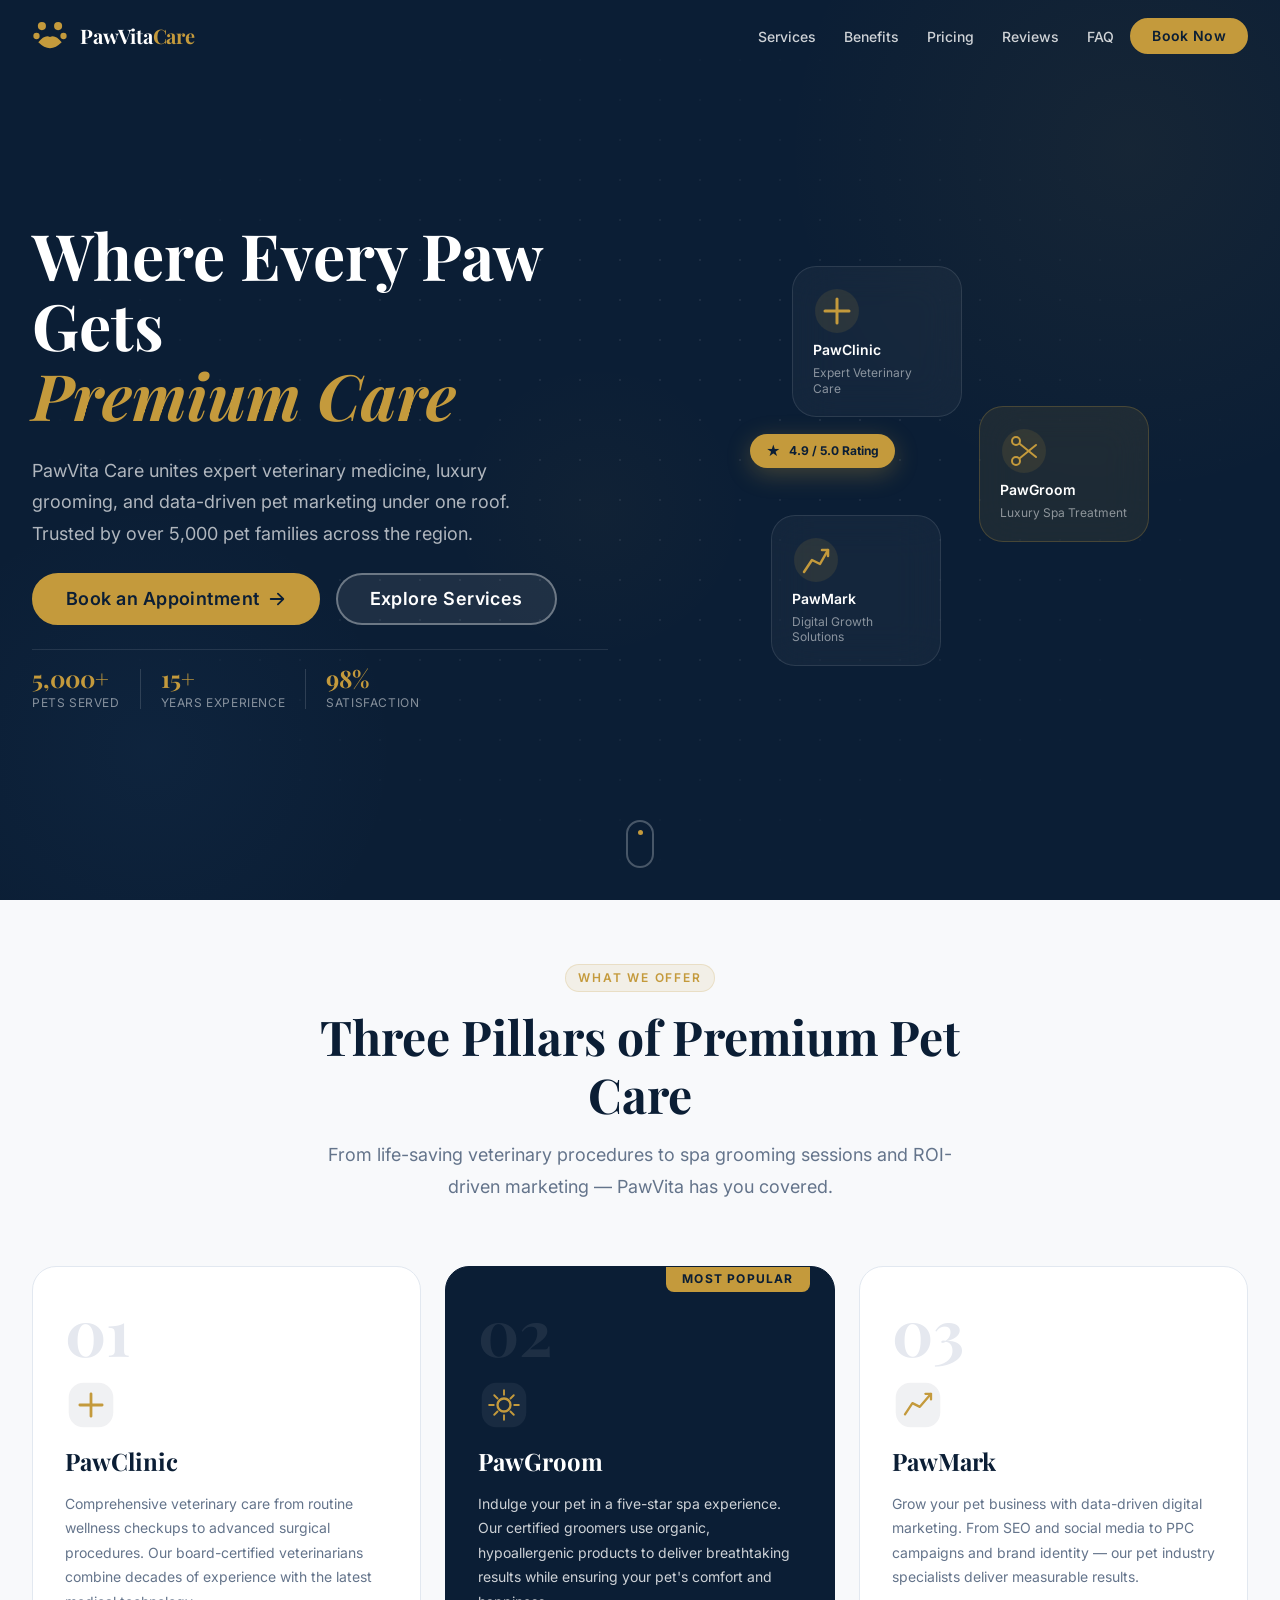
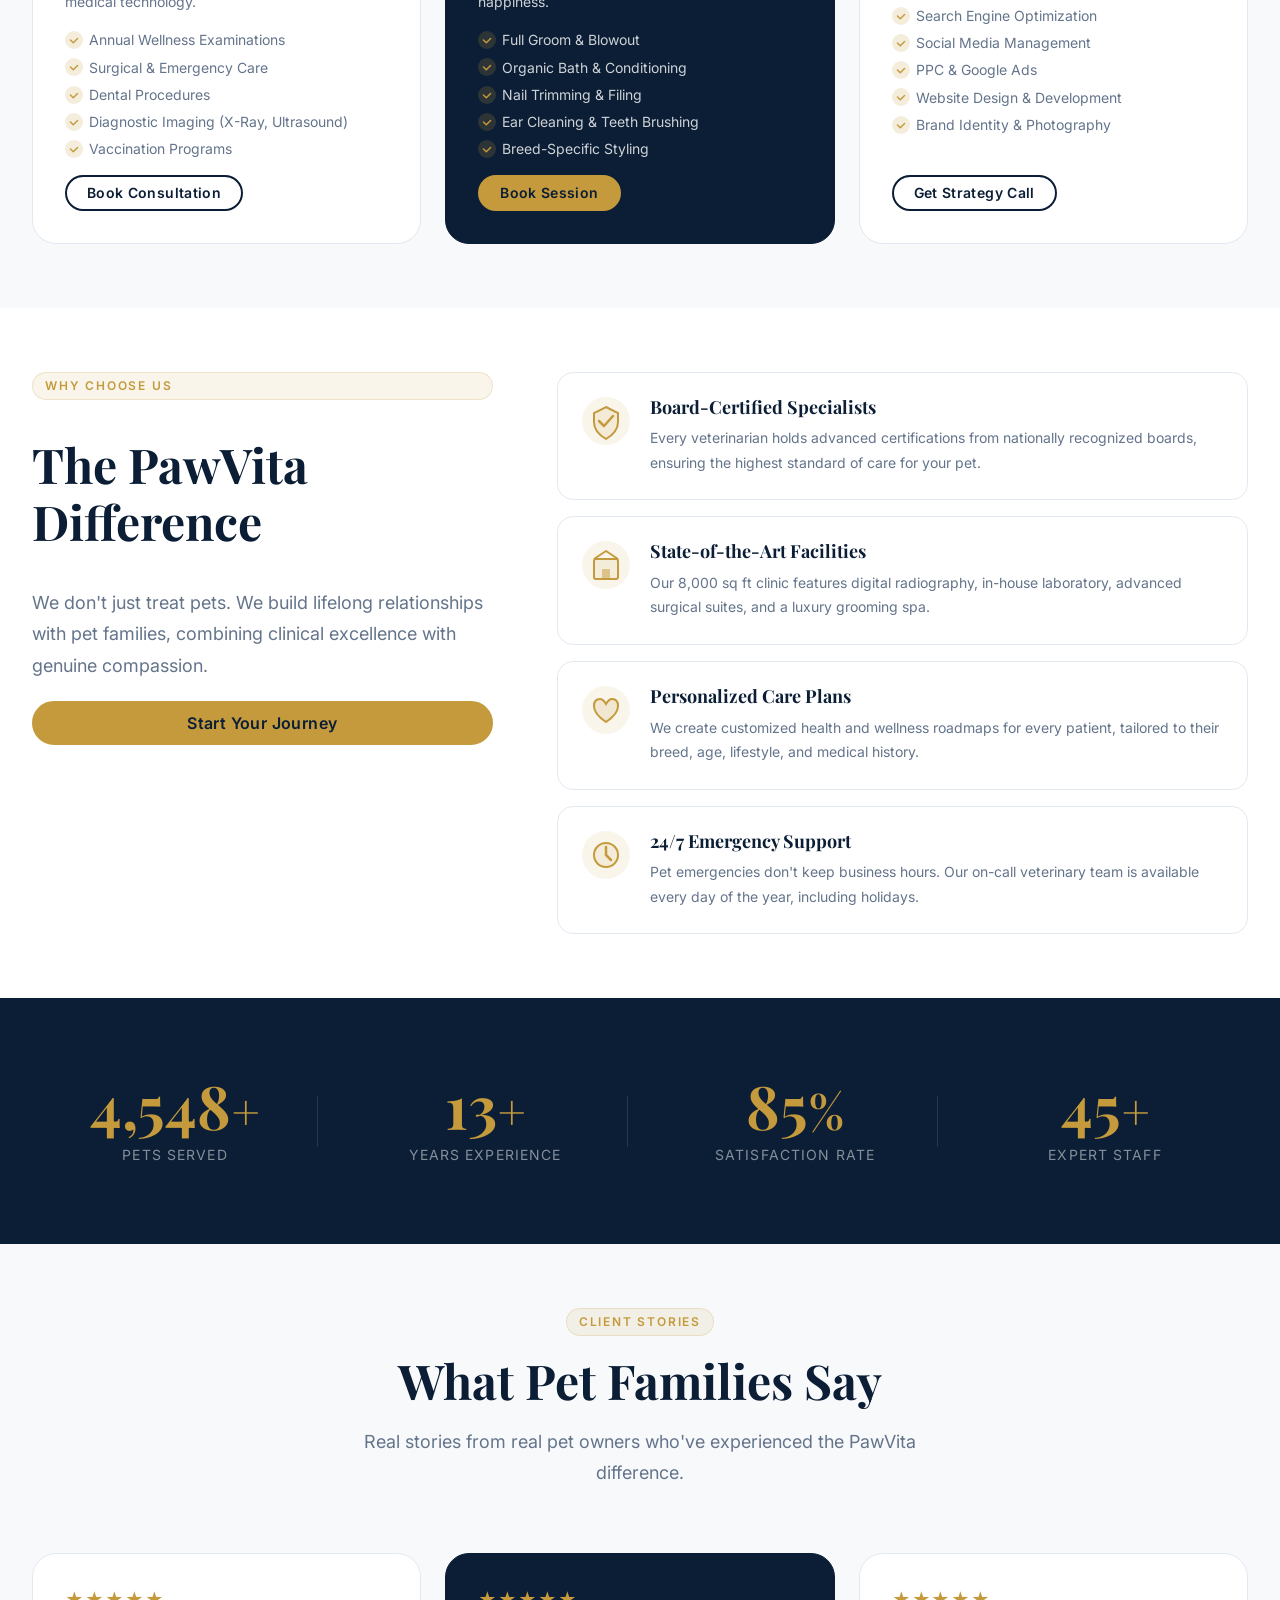
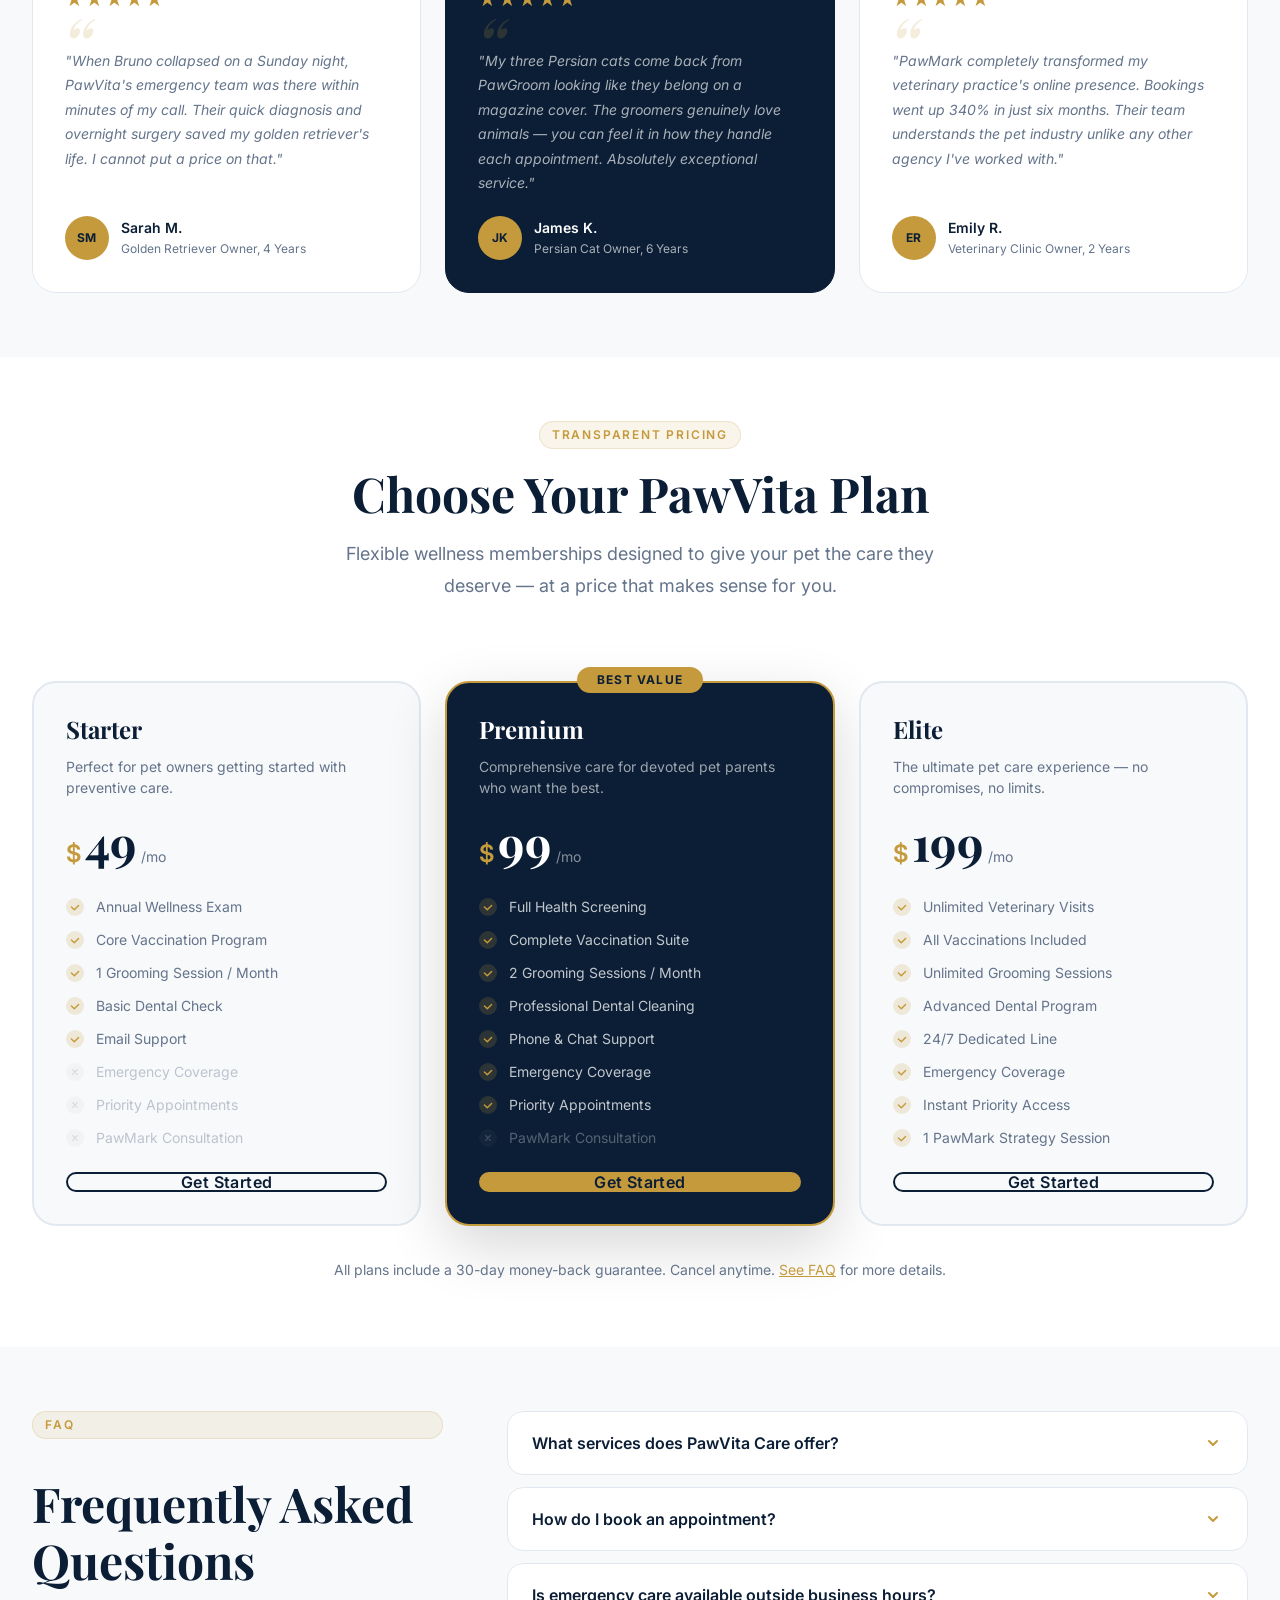
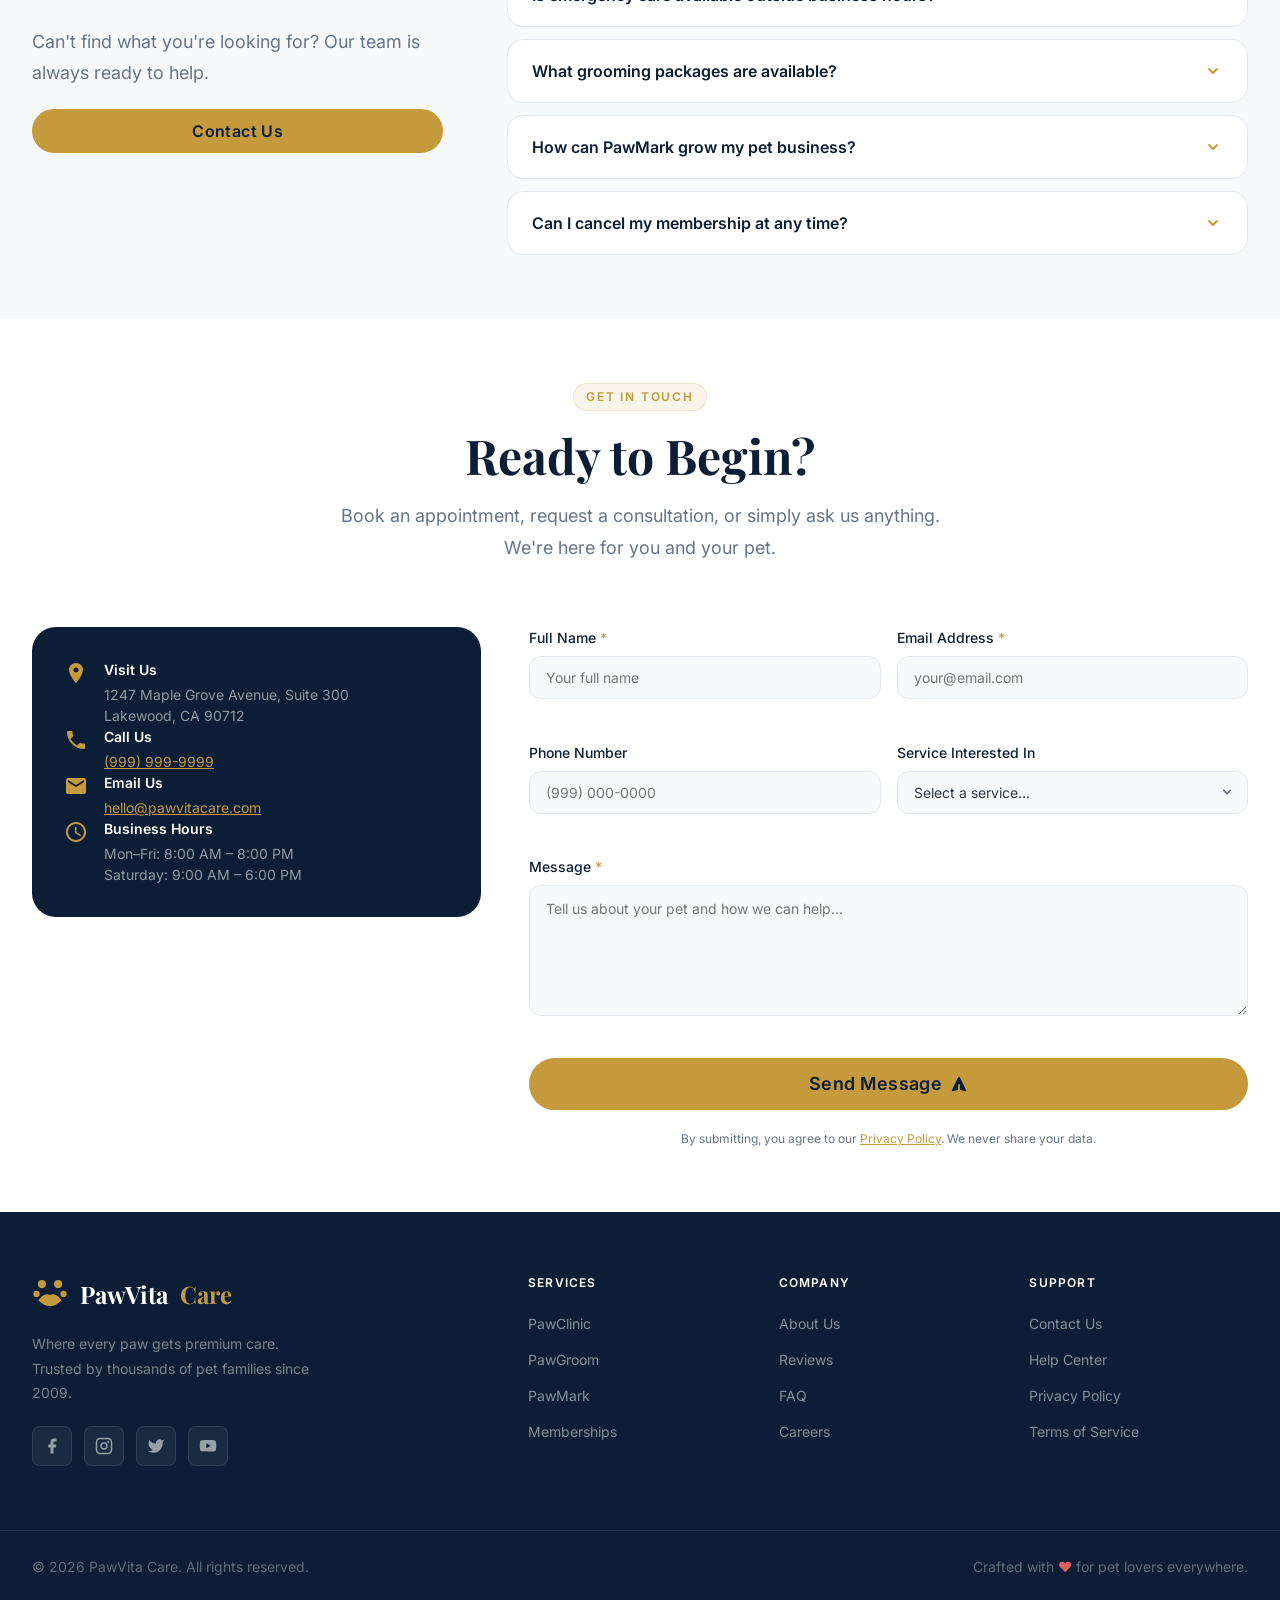
<file: index.html>
<!DOCTYPE html>
<html lang="en">
<head>
  <meta charset="UTF-8" />
  <meta name="viewport" content="width=device-width, initial-scale=1.0" />
  <title>PawVita Care | Premium Pet Clinic, Grooming &amp; Marketing</title>
  <meta name="description" content="PawVita Care delivers world-class veterinary care, luxury pet grooming, and expert pet marketing solutions. Serving 5,000+ happy pets since 2009." />
  <meta name="keywords" content="pet clinic, veterinary care, pet grooming, pet marketing, animal hospital, pet wellness" />
  <meta name="robots" content="index, follow" />
  <meta name="author" content="PawVita Care" />
  <link rel="canonical" href="https://www.pawvitacare.com" />

  <meta property="og:type" content="website" />
  <meta property="og:url" content="https://www.pawvitacare.com" />
  <meta property="og:title" content="PawVita Care | Premium Pet Services" />
  <meta property="og:description" content="World-class pet clinic, luxury grooming &amp; expert marketing — all under one roof." />
  <meta property="og:image" content="https://www.pawvitacare.com/assets/og-image.png" />
  <meta property="og:site_name" content="PawVita Care" />
  <meta property="og:locale" content="en_US" />

  <meta name="twitter:card" content="summary_large_image" />
  <meta name="twitter:site" content="@PawVitaCare" />
  <meta name="twitter:title" content="PawVita Care | Premium Pet Services" />
  <meta name="twitter:description" content="World-class pet clinic, luxury grooming &amp; expert marketing." />
  <meta name="twitter:image" content="https://www.pawvitacare.com/assets/og-image.png" />

  <link rel="icon" type="image/svg+xml" href="assets/favicon.svg" />
  <meta name="theme-color" content="#0b1e35" />

  <link rel="preconnect" href="https://fonts.googleapis.com" />
  <link rel="preconnect" href="https://fonts.gstatic.com" crossorigin />
  <link href="https://fonts.googleapis.com/css2?family=Playfair+Display:ital,wght@0,400;0,600;0,700;1,400&family=Inter:wght@300;400;500;600;700&display=swap" rel="stylesheet" />

  <link rel="stylesheet" href="style.css" />

  <script type="application/ld+json">
  {
    "@context": "https://schema.org",
    "@graph": [
      {
        "@type": "LocalBusiness",
        "@id": "https://www.pawvitacare.com/#business",
        "name": "PawVita Care",
        "description": "Premium pet clinic, grooming, and marketing services",
        "url": "https://www.pawvitacare.com",
        "logo": {
          "@type": "ImageObject",
          "url": "https://www.pawvitacare.com/assets/favicon.svg"
        },
        "telephone": "+19999999999",
        "email": "hello@pawvitacare.com",
        "address": {
          "@type": "PostalAddress",
          "streetAddress": "1247 Maple Grove Avenue, Suite 300",
          "addressLocality": "Lakewood",
          "addressRegion": "CA",
          "postalCode": "90712",
          "addressCountry": "US"
        },
        "priceRange": "$$-$$$",
        "openingHoursSpecification": [
          {
            "@type": "OpeningHoursSpecification",
            "dayOfWeek": ["Monday","Tuesday","Wednesday","Thursday","Friday"],
            "opens": "08:00",
            "closes": "20:00"
          },
          {
            "@type": "OpeningHoursSpecification",
            "dayOfWeek": ["Saturday"],
            "opens": "09:00",
            "closes": "18:00"
          }
        ],
        "aggregateRating": {
          "@type": "AggregateRating",
          "ratingValue": "4.9",
          "reviewCount": "1247"
        }
      }
    ]
  }
  </script>
</head>
<body>

  <!-- SVG SPRITE — define reusable icons once, reference with <use href="#id"> -->
  <svg aria-hidden="true" style="display:none" xmlns="http://www.w3.org/2000/svg">
    <symbol id="icon-paw" viewBox="0 0 40 40">
      <circle cx="11" cy="9" r="4.5" fill="currentColor"/>
      <circle cx="29" cy="9" r="4.5" fill="currentColor"/>
      <circle cx="5" cy="20" r="3.5" fill="currentColor"/>
      <circle cx="35" cy="20" r="3.5" fill="currentColor"/>
      <path d="M7,27 Q20,40 33,27 Q26,18 20,21 Q14,18 7,27Z" fill="currentColor"/>
    </symbol>
    <symbol id="icon-chevron" viewBox="0 0 20 20">
      <path fill-rule="evenodd" d="M5.293 7.293a1 1 0 011.414 0L10 10.586l3.293-3.293a1 1 0 111.414 1.414l-4 4a1 1 0 01-1.414 0l-4-4a1 1 0 010-1.414z" clip-rule="evenodd" fill="currentColor"/>
    </symbol>
  </svg>

  <!-- LOADING SCREEN -->
  <div class="loader" id="loader" role="status" aria-label="Loading PawVita Care">
    <div class="loader__inner">
      <div class="loader__paw" aria-hidden="true">
        <svg viewBox="0 0 40 40" fill="none">
          <use href="#icon-paw"/>
        </svg>
      </div>
      <p class="loader__brand">PawVita<span>Care</span></p>
      <div class="loader__progress" aria-hidden="true">
        <div class="loader__bar" id="loaderBar"></div>
      </div>
    </div>
  </div>

  <!-- SKIP NAVIGATION -->
  <a href="#main-content" class="skip-link">Skip to main content</a>

  <!-- HEADER -->
  <header class="header" id="header">
    <div class="header__container container">
      <a href="#home" class="header__logo" aria-label="PawVita Care — Go to homepage">
        <span class="header__logo-icon" aria-hidden="true">
          <svg viewBox="0 0 40 40" fill="none">
            <use href="#icon-paw"/>
          </svg>
        </span>
        <span class="header__logo-text">PawVita<span>Care</span></span>
      </a>

      <nav class="header__nav" id="headerNav" aria-label="Main navigation">
        <ul class="nav__list" role="list">
          <li><a href="#services" class="nav__link">Services</a></li>
          <li><a href="#benefits" class="nav__link">Benefits</a></li>
          <li><a href="#pricing" class="nav__link">Pricing</a></li>
          <li><a href="#testimonials" class="nav__link">Reviews</a></li>
          <li><a href="#faq" class="nav__link">FAQ</a></li>
          <li><a href="#contact" class="btn btn--primary btn--sm nav__cta">Book Now</a></li>
        </ul>
      </nav>

      <button
        class="hamburger"
        id="hamburger"
        type="button"
        aria-label="Toggle navigation menu"
        aria-expanded="false"
        aria-controls="headerNav"
      >
        <span class="hamburger__line"></span>
        <span class="hamburger__line"></span>
        <span class="hamburger__line"></span>
      </button>
    </div>
  </header>

  <!-- MAIN -->
  <main id="main-content">

    <!-- HERO -->
    <section class="hero" id="home" aria-labelledby="hero-heading">
      <div class="hero__bg" aria-hidden="true">
        <div class="hero__circle hero__circle--1"></div>
        <div class="hero__circle hero__circle--2"></div>
        <div class="hero__circle hero__circle--3"></div>
        <div class="hero__grid"></div>
      </div>

      <div class="container hero__container">
        <div class="hero__content">
          <h1 class="hero__title hero-reveal" id="hero-heading">
            Where Every Paw<br />Gets
            <span class="hero__title-accent"> Premium Care</span>
          </h1>

          <p class="hero__desc hero-reveal">
            PawVita Care unites expert veterinary medicine, luxury grooming, and data-driven pet marketing under one roof. Trusted by over 5,000 pet families across the region.
          </p>

          <div class="hero__actions hero-reveal">
            <a href="#contact" class="btn btn--primary btn--lg btn--ripple">
              Book an Appointment
              <span class="btn__icon" aria-hidden="true">
                <svg viewBox="0 0 20 20" fill="currentColor"><path fill-rule="evenodd" d="M10.293 3.293a1 1 0 011.414 0l6 6a1 1 0 010 1.414l-6 6a1 1 0 01-1.414-1.414L14.586 11H3a1 1 0 110-2h11.586l-4.293-4.293a1 1 0 010-1.414z" clip-rule="evenodd"/></svg>
              </span>
            </a>
            <a href="#services" class="btn btn--ghost btn--lg">Explore Services</a>
          </div>

          <div class="hero__trust hero-reveal">
            <div class="trust-item">
              <strong class="trust-item__number">5,000+</strong>
              <span class="trust-item__label">Pets Served</span>
            </div>
            <div class="trust-divider" aria-hidden="true"></div>
            <div class="trust-item">
              <strong class="trust-item__number">15+</strong>
              <span class="trust-item__label">Years Experience</span>
            </div>
            <div class="trust-divider" aria-hidden="true"></div>
            <div class="trust-item">
              <strong class="trust-item__number">98%</strong>
              <span class="trust-item__label">Satisfaction</span>
            </div>
          </div>
        </div>

        <div class="hero__visual hero-reveal" aria-hidden="true">
          <div class="hero__card-cluster">
            <div class="hero__card hero__card--a">
              <div class="hero__card-icon">
                <svg viewBox="0 0 48 48" fill="none" xmlns="http://www.w3.org/2000/svg">
                  <circle cx="24" cy="24" r="22" fill="rgba(196,154,60,0.12)"/>
                  <path d="M24,12 L24,36 M12,24 L36,24" stroke="#c49a3c" stroke-width="3" stroke-linecap="round"/>
                </svg>
              </div>
              <p class="hero__card-title">PawClinic</p>
              <p class="hero__card-sub">Expert Veterinary Care</p>
            </div>

            <div class="hero__card hero__card--b">
              <div class="hero__card-icon">
                <svg viewBox="0 0 48 48" fill="none" xmlns="http://www.w3.org/2000/svg">
                  <circle cx="24" cy="24" r="22" fill="rgba(196,154,60,0.12)"/>
                  <circle cx="16" cy="14" r="4" stroke="#c49a3c" stroke-width="2" fill="none"/>
                  <circle cx="16" cy="34" r="4" stroke="#c49a3c" stroke-width="2" fill="none"/>
                  <line x1="20" y1="17" x2="36" y2="30" stroke="#c49a3c" stroke-width="2" stroke-linecap="round"/>
                  <line x1="20" y1="31" x2="36" y2="18" stroke="#c49a3c" stroke-width="2" stroke-linecap="round"/>
                </svg>
              </div>
              <p class="hero__card-title">PawGroom</p>
              <p class="hero__card-sub">Luxury Spa Treatment</p>
            </div>

            <div class="hero__card hero__card--c">
              <div class="hero__card-icon">
                <svg viewBox="0 0 48 48" fill="none" xmlns="http://www.w3.org/2000/svg">
                  <circle cx="24" cy="24" r="22" fill="rgba(196,154,60,0.12)"/>
                  <path d="M12,36 L20,24 L28,28 L36,14" stroke="#c49a3c" stroke-width="2.5" stroke-linecap="round" stroke-linejoin="round"/>
                  <path d="M30,14 L36,14 L36,20" stroke="#c49a3c" stroke-width="2.5" stroke-linecap="round" stroke-linejoin="round"/>
                </svg>
              </div>
              <p class="hero__card-title">PawMark</p>
              <p class="hero__card-sub">Digital Growth Solutions</p>
            </div>

            <div class="hero__badge-float">
              <span class="hero__badge-float-icon" aria-hidden="true">★</span>
              <span>4.9 / 5.0 Rating</span>
            </div>
          </div>
        </div>
      </div>

      <a href="#services" class="hero__scroll" aria-label="Scroll to services section">
        <span class="hero__scroll-dot" aria-hidden="true"></span>
      </a>
    </section>

    <!-- SERVICES -->
    <section class="services" id="services" aria-labelledby="services-heading">
      <div class="container">
        <div class="section-header reveal">
          <span class="section-tag">What We Offer</span>
          <h2 class="section-title" id="services-heading">Three Pillars of Premium Pet Care</h2>
          <p class="section-desc">From life-saving veterinary procedures to spa grooming sessions and ROI-driven marketing — PawVita has you covered.</p>
        </div>

        <div class="services__grid">
          <article class="service-card reveal" aria-labelledby="service-clinic-title">
            <div class="service-card__number" aria-hidden="true">01</div>
            <div class="service-card__icon" aria-hidden="true">
              <svg viewBox="0 0 56 56" fill="none" xmlns="http://www.w3.org/2000/svg">
                <rect x="4" y="4" width="48" height="48" rx="16" fill="rgba(11,30,53,0.06)"/>
                <path d="M28,16 L28,40 M16,28 L40,28" stroke="#c49a3c" stroke-width="3" stroke-linecap="round"/>
              </svg>
            </div>
            <h3 class="service-card__title" id="service-clinic-title">PawClinic</h3>
            <p class="service-card__desc">Comprehensive veterinary care from routine wellness checkups to advanced surgical procedures. Our board-certified veterinarians combine decades of experience with the latest medical technology.</p>
            <ul class="service-card__list" role="list">
              <li>Annual Wellness Examinations</li>
              <li>Surgical &amp; Emergency Care</li>
              <li>Dental Procedures</li>
              <li>Diagnostic Imaging (X-Ray, Ultrasound)</li>
              <li>Vaccination Programs</li>
            </ul>
            <a href="#contact" class="btn btn--outline btn--sm service-card__cta">Book Consultation</a>
          </article>

          <article class="service-card service-card--featured reveal" aria-labelledby="service-groom-title">
            <div class="service-card__badge">Most Popular</div>
            <div class="service-card__number" aria-hidden="true">02</div>
            <div class="service-card__icon" aria-hidden="true">
              <svg viewBox="0 0 56 56" fill="none" xmlns="http://www.w3.org/2000/svg">
                <rect x="4" y="4" width="48" height="48" rx="16" fill="rgba(255,255,255,0.06)"/>
                <circle cx="28" cy="28" r="7" stroke="#c49a3c" stroke-width="2.5" fill="none"/>
                <path d="M28,12 L28,17 M28,39 L28,44 M12,28 L17,28 M39,28 L44,28 M17.5,17.5 L21,21 M35,35 L38.5,38.5 M38.5,17.5 L35,21 M21,35 L17.5,38.5" stroke="#c49a3c" stroke-width="2" stroke-linecap="round"/>
              </svg>
            </div>
            <h3 class="service-card__title" id="service-groom-title">PawGroom</h3>
            <p class="service-card__desc">Indulge your pet in a five-star spa experience. Our certified groomers use organic, hypoallergenic products to deliver breathtaking results while ensuring your pet's comfort and happiness.</p>
            <ul class="service-card__list" role="list">
              <li>Full Groom &amp; Blowout</li>
              <li>Organic Bath &amp; Conditioning</li>
              <li>Nail Trimming &amp; Filing</li>
              <li>Ear Cleaning &amp; Teeth Brushing</li>
              <li>Breed-Specific Styling</li>
            </ul>
            <a href="#contact" class="btn btn--primary btn--sm service-card__cta">Book Session</a>
          </article>

          <article class="service-card reveal" aria-labelledby="service-mark-title">
            <div class="service-card__number" aria-hidden="true">03</div>
            <div class="service-card__icon" aria-hidden="true">
              <svg viewBox="0 0 56 56" fill="none" xmlns="http://www.w3.org/2000/svg">
                <rect x="4" y="4" width="48" height="48" rx="16" fill="rgba(11,30,53,0.06)"/>
                <path d="M14,38 L22,26 L30,30 L42,16" stroke="#c49a3c" stroke-width="2.5" stroke-linecap="round" stroke-linejoin="round"/>
                <path d="M36,16 L42,16 L42,22" stroke="#c49a3c" stroke-width="2.5" stroke-linecap="round" stroke-linejoin="round"/>
              </svg>
            </div>
            <h3 class="service-card__title" id="service-mark-title">PawMark</h3>
            <p class="service-card__desc">Grow your pet business with data-driven digital marketing. From SEO and social media to PPC campaigns and brand identity — our pet industry specialists deliver measurable results.</p>
            <ul class="service-card__list" role="list">
              <li>Search Engine Optimization</li>
              <li>Social Media Management</li>
              <li>PPC &amp; Google Ads</li>
              <li>Website Design &amp; Development</li>
              <li>Brand Identity &amp; Photography</li>
            </ul>
            <a href="#contact" class="btn btn--outline btn--sm service-card__cta">Get Strategy Call</a>
          </article>
        </div>
      </div>
    </section>

    <!-- BENEFITS -->
    <section class="benefits" id="benefits" aria-labelledby="benefits-heading">
      <div class="container">
        <div class="benefits__layout">
          <div class="benefits__left reveal">
            <span class="section-tag">Why Choose Us</span>
            <h2 class="section-title" id="benefits-heading">The PawVita Difference</h2>
            <p class="section-desc">We don't just treat pets. We build lifelong relationships with pet families, combining clinical excellence with genuine compassion.</p>
            <a href="#contact" class="btn btn--primary btn--md">Start Your Journey</a>
          </div>

          <div class="benefits__right">
            <div class="benefit-item reveal">
              <div class="benefit-item__icon" aria-hidden="true">
                <svg viewBox="0 0 48 48" fill="none" xmlns="http://www.w3.org/2000/svg">
                  <circle cx="24" cy="24" r="24" fill="rgba(196,154,60,0.1)"/>
                  <path d="M24,10 L36,16 L36,25 Q36,35 24,42 Q12,35 12,25 L12,16 Z" stroke="#c49a3c" stroke-width="2" fill="rgba(196,154,60,0.12)"/>
                  <path d="M17,24 L22,29 L31,19" stroke="#c49a3c" stroke-width="2.5" stroke-linecap="round" stroke-linejoin="round"/>
                </svg>
              </div>
              <div class="benefit-item__body">
                <h3 class="benefit-item__title">Board-Certified Specialists</h3>
                <p class="benefit-item__desc">Every veterinarian holds advanced certifications from nationally recognized boards, ensuring the highest standard of care for your pet.</p>
              </div>
            </div>

            <div class="benefit-item reveal">
              <div class="benefit-item__icon" aria-hidden="true">
                <svg viewBox="0 0 48 48" fill="none" xmlns="http://www.w3.org/2000/svg">
                  <circle cx="24" cy="24" r="24" fill="rgba(196,154,60,0.1)"/>
                  <rect x="12" y="18" width="24" height="20" rx="2" stroke="#c49a3c" stroke-width="2" fill="rgba(196,154,60,0.1)"/>
                  <path d="M12,18 L24,10 L36,18" stroke="#c49a3c" stroke-width="2" stroke-linejoin="round"/>
                  <rect x="20" y="28" width="8" height="10" rx="1" fill="#c49a3c" opacity="0.5"/>
                </svg>
              </div>
              <div class="benefit-item__body">
                <h3 class="benefit-item__title">State-of-the-Art Facilities</h3>
                <p class="benefit-item__desc">Our 8,000 sq ft clinic features digital radiography, in-house laboratory, advanced surgical suites, and a luxury grooming spa.</p>
              </div>
            </div>

            <div class="benefit-item reveal">
              <div class="benefit-item__icon" aria-hidden="true">
                <svg viewBox="0 0 48 48" fill="none" xmlns="http://www.w3.org/2000/svg">
                  <circle cx="24" cy="24" r="24" fill="rgba(196,154,60,0.1)"/>
                  <path d="M24,36 Q12,28 12,20 Q12,13 18,13 Q21,13 24,18 Q27,13 30,13 Q36,13 36,20 Q36,28 24,36Z" stroke="#c49a3c" stroke-width="2" fill="rgba(196,154,60,0.15)"/>
                </svg>
              </div>
              <div class="benefit-item__body">
                <h3 class="benefit-item__title">Personalized Care Plans</h3>
                <p class="benefit-item__desc">We create customized health and wellness roadmaps for every patient, tailored to their breed, age, lifestyle, and medical history.</p>
              </div>
            </div>

            <div class="benefit-item reveal">
              <div class="benefit-item__icon" aria-hidden="true">
                <svg viewBox="0 0 48 48" fill="none" xmlns="http://www.w3.org/2000/svg">
                  <circle cx="24" cy="24" r="24" fill="rgba(196,154,60,0.1)"/>
                  <circle cx="24" cy="24" r="12" stroke="#c49a3c" stroke-width="2" fill="rgba(196,154,60,0.1)"/>
                  <path d="M24,16 L24,24 L29,29" stroke="#c49a3c" stroke-width="2.5" stroke-linecap="round" stroke-linejoin="round"/>
                </svg>
              </div>
              <div class="benefit-item__body">
                <h3 class="benefit-item__title">24/7 Emergency Support</h3>
                <p class="benefit-item__desc">Pet emergencies don't keep business hours. Our on-call veterinary team is available every day of the year, including holidays.</p>
              </div>
            </div>
          </div>
        </div>
      </div>
    </section>

    <!-- STATISTICS -->
    <section class="stats" id="stats" aria-labelledby="stats-heading">
      <div class="container">
        <h2 class="sr-only" id="stats-heading">Our Statistics</h2>
        <div class="stats__grid">
          <div class="stat-item reveal">
            <div class="stat-item__count">
              <span class="stat-item__number" data-target="5247">0</span><span class="stat-item__suffix" aria-hidden="true">+</span>
            </div>
            <p class="stat-item__label">Pets Served</p>
          </div>
          <div class="stat-item reveal">
            <div class="stat-item__count">
              <span class="stat-item__number" data-target="15">0</span><span class="stat-item__suffix" aria-hidden="true">+</span>
            </div>
            <p class="stat-item__label">Years Experience</p>
          </div>
          <div class="stat-item reveal">
            <div class="stat-item__count">
              <span class="stat-item__number" data-target="98">0</span><span class="stat-item__suffix" aria-hidden="true">%</span>
            </div>
            <p class="stat-item__label">Satisfaction Rate</p>
          </div>
          <div class="stat-item reveal">
            <div class="stat-item__count">
              <span class="stat-item__number" data-target="52">0</span><span class="stat-item__suffix" aria-hidden="true">+</span>
            </div>
            <p class="stat-item__label">Expert Staff</p>
          </div>
        </div>
      </div>
    </section>

    <!-- TESTIMONIALS -->
    <section class="testimonials" id="testimonials" aria-labelledby="testimonials-heading">
      <div class="container">
        <div class="section-header reveal">
          <span class="section-tag">Client Stories</span>
          <h2 class="section-title" id="testimonials-heading">What Pet Families Say</h2>
          <p class="section-desc">Real stories from real pet owners who've experienced the PawVita difference.</p>
        </div>

        <div class="testimonials__grid">
          <article class="testimonial-card reveal" aria-label="Testimonial from Sarah M.">
            <div class="testimonial-card__stars" aria-label="5 out of 5 stars">
              <span aria-hidden="true">★★★★★</span>
            </div>
            <blockquote class="testimonial-card__quote">
              "When Bruno collapsed on a Sunday night, PawVita's emergency team was there within minutes of my call. Their quick diagnosis and overnight surgery saved my golden retriever's life. I cannot put a price on that."
            </blockquote>
            <div class="testimonial-card__author">
              <div class="testimonial-card__avatar" aria-hidden="true">SM</div>
              <div class="testimonial-card__info">
                <strong class="testimonial-card__name">Sarah M.</strong>
                <span class="testimonial-card__role">Golden Retriever Owner, 4 Years</span>
              </div>
            </div>
          </article>

          <article class="testimonial-card testimonial-card--featured reveal" aria-label="Testimonial from James K.">
            <div class="testimonial-card__stars" aria-label="5 out of 5 stars">
              <span aria-hidden="true">★★★★★</span>
            </div>
            <blockquote class="testimonial-card__quote">
              "My three Persian cats come back from PawGroom looking like they belong on a magazine cover. The groomers genuinely love animals — you can feel it in how they handle each appointment. Absolutely exceptional service."
            </blockquote>
            <div class="testimonial-card__author">
              <div class="testimonial-card__avatar" aria-hidden="true">JK</div>
              <div class="testimonial-card__info">
                <strong class="testimonial-card__name">James K.</strong>
                <span class="testimonial-card__role">Persian Cat Owner, 6 Years</span>
              </div>
            </div>
          </article>

          <article class="testimonial-card reveal" aria-label="Testimonial from Emily R.">
            <div class="testimonial-card__stars" aria-label="5 out of 5 stars">
              <span aria-hidden="true">★★★★★</span>
            </div>
            <blockquote class="testimonial-card__quote">
              "PawMark completely transformed my veterinary practice's online presence. Bookings went up 340% in just six months. Their team understands the pet industry unlike any other agency I've worked with."
            </blockquote>
            <div class="testimonial-card__author">
              <div class="testimonial-card__avatar" aria-hidden="true">ER</div>
              <div class="testimonial-card__info">
                <strong class="testimonial-card__name">Emily R.</strong>
                <span class="testimonial-card__role">Veterinary Clinic Owner, 2 Years</span>
              </div>
            </div>
          </article>
        </div>
      </div>
    </section>

    <!-- PRICING -->
    <section class="pricing" id="pricing" aria-labelledby="pricing-heading">
      <div class="container">
        <div class="section-header reveal">
          <span class="section-tag">Transparent Pricing</span>
          <h2 class="section-title" id="pricing-heading">Choose Your PawVita Plan</h2>
          <p class="section-desc">Flexible wellness memberships designed to give your pet the care they deserve — at a price that makes sense for you.</p>
        </div>

        <div class="pricing__grid">
          <article class="pricing-card reveal" aria-labelledby="plan-starter">
            <div class="pricing-card__header">
              <h3 class="pricing-card__name" id="plan-starter">Starter</h3>
              <p class="pricing-card__tagline">Perfect for pet owners getting started with preventive care.</p>
              <div class="pricing-card__price">
                <span class="pricing-card__currency" aria-hidden="true">$</span>
                <span class="pricing-card__amount" aria-label="49 dollars per month">49</span>
                <span class="pricing-card__period">/mo</span>
              </div>
            </div>
            <ul class="pricing-card__features" role="list">
              <li class="feature feature--yes" aria-label="Included: Annual Wellness Exam">Annual Wellness Exam</li>
              <li class="feature feature--yes" aria-label="Included: Core Vaccination Program">Core Vaccination Program</li>
              <li class="feature feature--yes" aria-label="Included: 1 Grooming Session / Month">1 Grooming Session / Month</li>
              <li class="feature feature--yes" aria-label="Included: Basic Dental Check">Basic Dental Check</li>
              <li class="feature feature--yes" aria-label="Included: Email Support">Email Support</li>
              <li class="feature feature--no" aria-label="Not included: Emergency Coverage">Emergency Coverage</li>
              <li class="feature feature--no" aria-label="Not included: Priority Appointments">Priority Appointments</li>
              <li class="feature feature--no" aria-label="Not included: PawMark Consultation">PawMark Consultation</li>
            </ul>
            <a href="#contact" class="btn btn--outline btn--full pricing-card__cta">Get Started</a>
          </article>

          <article class="pricing-card pricing-card--featured reveal" aria-labelledby="plan-premium">
            <div class="pricing-card__badge">Best Value</div>
            <div class="pricing-card__header">
              <h3 class="pricing-card__name" id="plan-premium">Premium</h3>
              <p class="pricing-card__tagline">Comprehensive care for devoted pet parents who want the best.</p>
              <div class="pricing-card__price">
                <span class="pricing-card__currency" aria-hidden="true">$</span>
                <span class="pricing-card__amount" aria-label="99 dollars per month">99</span>
                <span class="pricing-card__period">/mo</span>
              </div>
            </div>
            <ul class="pricing-card__features" role="list">
              <li class="feature feature--yes" aria-label="Included: Full Health Screening">Full Health Screening</li>
              <li class="feature feature--yes" aria-label="Included: Complete Vaccination Suite">Complete Vaccination Suite</li>
              <li class="feature feature--yes" aria-label="Included: 2 Grooming Sessions / Month">2 Grooming Sessions / Month</li>
              <li class="feature feature--yes" aria-label="Included: Professional Dental Cleaning">Professional Dental Cleaning</li>
              <li class="feature feature--yes" aria-label="Included: Phone &amp; Chat Support">Phone &amp; Chat Support</li>
              <li class="feature feature--yes" aria-label="Included: Emergency Coverage">Emergency Coverage</li>
              <li class="feature feature--yes" aria-label="Included: Priority Appointments">Priority Appointments</li>
              <li class="feature feature--no" aria-label="Not included: PawMark Consultation">PawMark Consultation</li>
            </ul>
            <a href="#contact" class="btn btn--primary btn--full pricing-card__cta">Get Started</a>
          </article>

          <article class="pricing-card reveal" aria-labelledby="plan-elite">
            <div class="pricing-card__header">
              <h3 class="pricing-card__name" id="plan-elite">Elite</h3>
              <p class="pricing-card__tagline">The ultimate pet care experience — no compromises, no limits.</p>
              <div class="pricing-card__price">
                <span class="pricing-card__currency" aria-hidden="true">$</span>
                <span class="pricing-card__amount" aria-label="199 dollars per month">199</span>
                <span class="pricing-card__period">/mo</span>
              </div>
            </div>
            <ul class="pricing-card__features" role="list">
              <li class="feature feature--yes" aria-label="Included: Unlimited Veterinary Visits">Unlimited Veterinary Visits</li>
              <li class="feature feature--yes" aria-label="Included: All Vaccinations Included">All Vaccinations Included</li>
              <li class="feature feature--yes" aria-label="Included: Unlimited Grooming Sessions">Unlimited Grooming Sessions</li>
              <li class="feature feature--yes" aria-label="Included: Advanced Dental Program">Advanced Dental Program</li>
              <li class="feature feature--yes" aria-label="Included: 24/7 Dedicated Line">24/7 Dedicated Line</li>
              <li class="feature feature--yes" aria-label="Included: Emergency Coverage">Emergency Coverage</li>
              <li class="feature feature--yes" aria-label="Included: Instant Priority Access">Instant Priority Access</li>
              <li class="feature feature--yes" aria-label="Included: 1 PawMark Strategy Session">1 PawMark Strategy Session</li>
            </ul>
            <a href="#contact" class="btn btn--outline btn--full pricing-card__cta">Get Started</a>
          </article>
        </div>

        <p class="pricing__note reveal">
          All plans include a 30-day money-back guarantee. Cancel anytime.
          <a href="#faq">See FAQ</a> for more details.
        </p>
      </div>
    </section>

    <!-- FAQ -->
    <section class="faq" id="faq" aria-labelledby="faq-heading">
      <div class="container">
        <div class="faq__layout">
          <div class="faq__left reveal">
            <span class="section-tag">FAQ</span>
            <h2 class="section-title" id="faq-heading">Frequently Asked Questions</h2>
            <p class="section-desc">Can't find what you're looking for? Our team is always ready to help.</p>
            <a href="#contact" class="btn btn--primary btn--md">Contact Us</a>
          </div>

          <div class="faq__right">
            <div class="faq-item reveal">
              <button class="faq-item__question" type="button" aria-expanded="false" aria-controls="faq-ans-1">
                What services does PawVita Care offer?
                <span class="faq-item__icon" aria-hidden="true">
                  <svg viewBox="0 0 20 20" fill="currentColor"><use href="#icon-chevron"/></svg>
                </span>
              </button>
              <div class="faq-item__answer" id="faq-ans-1" aria-hidden="true">
                <p>PawVita Care offers three core services: PawClinic (comprehensive veterinary care), PawGroom (luxury professional grooming), and PawMark (digital marketing for pet businesses). Each service is delivered by certified specialists dedicated to excellence.</p>
              </div>
            </div>

            <div class="faq-item reveal">
              <button class="faq-item__question" type="button" aria-expanded="false" aria-controls="faq-ans-2">
                How do I book an appointment?
                <span class="faq-item__icon" aria-hidden="true">
                  <svg viewBox="0 0 20 20" fill="currentColor"><use href="#icon-chevron"/></svg>
                </span>
              </button>
              <div class="faq-item__answer" id="faq-ans-2" aria-hidden="true">
                <p>You can book via our contact form below, by calling (999) 999-9999, or by emailing hello@pawvitacare.com. We respond within 2 business hours and aim to schedule your visit within 48 hours.</p>
              </div>
            </div>

            <div class="faq-item reveal">
              <button class="faq-item__question" type="button" aria-expanded="false" aria-controls="faq-ans-3">
                Is emergency care available outside business hours?
                <span class="faq-item__icon" aria-hidden="true">
                  <svg viewBox="0 0 20 20" fill="currentColor"><use href="#icon-chevron"/></svg>
                </span>
              </button>
              <div class="faq-item__answer" id="faq-ans-3" aria-hidden="true">
                <p>Yes. Premium and Elite plan members have access to our 24/7 emergency line. Our on-call veterinary team is available every day of the year, including holidays. Starter plan members receive emergency referral guidance and next-available priority scheduling.</p>
              </div>
            </div>

            <div class="faq-item reveal">
              <button class="faq-item__question" type="button" aria-expanded="false" aria-controls="faq-ans-4">
                What grooming packages are available?
                <span class="faq-item__icon" aria-hidden="true">
                  <svg viewBox="0 0 20 20" fill="currentColor"><use href="#icon-chevron"/></svg>
                </span>
              </button>
              <div class="faq-item__answer" id="faq-ans-4" aria-hidden="true">
                <p>We offer full grooming services including baths, blowouts, breed-specific cuts, nail trims, ear cleaning, and teeth brushing. Our groomers are certified and experienced with all breeds, and sessions can be booked as part of a wellness plan or as standalone appointments.</p>
              </div>
            </div>

            <div class="faq-item reveal">
              <button class="faq-item__question" type="button" aria-expanded="false" aria-controls="faq-ans-5">
                How can PawMark grow my pet business?
                <span class="faq-item__icon" aria-hidden="true">
                  <svg viewBox="0 0 20 20" fill="currentColor"><use href="#icon-chevron"/></svg>
                </span>
              </button>
              <div class="faq-item__answer" id="faq-ans-5" aria-hidden="true">
                <p>PawMark is our specialized digital marketing arm for pet businesses. We offer SEO, social media management, PPC advertising, website development, and brand consulting. Our clients see an average 280% increase in online visibility within the first 90 days.</p>
              </div>
            </div>

            <div class="faq-item reveal">
              <button class="faq-item__question" type="button" aria-expanded="false" aria-controls="faq-ans-6">
                Can I cancel my membership at any time?
                <span class="faq-item__icon" aria-hidden="true">
                  <svg viewBox="0 0 20 20" fill="currentColor"><use href="#icon-chevron"/></svg>
                </span>
              </button>
              <div class="faq-item__answer" id="faq-ans-6" aria-hidden="true">
                <p>Absolutely. All PawVita membership plans are month-to-month and can be cancelled at any time with no penalty. We also offer a 30-day money-back guarantee on all new subscriptions. We believe in earning your trust, not locking you in.</p>
              </div>
            </div>
          </div>
        </div>
      </div>
    </section>

    <!-- CONTACT -->
    <section class="contact" id="contact" aria-labelledby="contact-heading">
      <div class="container">
        <div class="section-header reveal">
          <span class="section-tag">Get In Touch</span>
          <h2 class="section-title" id="contact-heading">Ready to Begin?</h2>
          <p class="section-desc">Book an appointment, request a consultation, or simply ask us anything. We're here for you and your pet.</p>
        </div>

        <div class="contact__layout">
          <div class="contact__info reveal">
            <address>
            <div class="contact-info-item">
              <div class="contact-info-item__icon" aria-hidden="true">
                <svg viewBox="0 0 24 24" fill="none"><path d="M12 2C8.13 2 5 5.13 5 9c0 5.25 7 13 7 13s7-7.75 7-13c0-3.87-3.13-7-7-7zm0 9.5c-1.38 0-2.5-1.12-2.5-2.5s1.12-2.5 2.5-2.5 2.5 1.12 2.5 2.5-1.12 2.5-2.5 2.5z" fill="#c49a3c"/></svg>
              </div>
              <div class="contact-info-item__text">
                <strong>Visit Us</strong>
                <span>1247 Maple Grove Avenue, Suite 300<br />Lakewood, CA 90712</span>
              </div>
            </div>

            <div class="contact-info-item">
              <div class="contact-info-item__icon" aria-hidden="true">
                <svg viewBox="0 0 24 24" fill="none"><path d="M6.62 10.79c1.44 2.83 3.76 5.14 6.59 6.59l2.2-2.2c.27-.27.67-.36 1.02-.24 1.12.37 2.33.57 3.57.57.55 0 1 .45 1 1V20c0 .55-.45 1-1 1-9.39 0-17-7.61-17-17 0-.55.45-1 1-1h3.5c.55 0 1 .45 1 1 0 1.25.2 2.45.57 3.57.11.35.03.74-.25 1.02l-2.2 2.2z" fill="#c49a3c"/></svg>
              </div>
              <div class="contact-info-item__text">
                <strong>Call Us</strong>
                <span><a href="tel:+19999999999">(999) 999-9999</a></span>
              </div>
            </div>

            <div class="contact-info-item">
              <div class="contact-info-item__icon" aria-hidden="true">
                <svg viewBox="0 0 24 24" fill="none"><path d="M20 4H4c-1.1 0-1.99.9-1.99 2L2 18c0 1.1.9 2 2 2h16c1.1 0 2-.9 2-2V6c0-1.1-.9-2-2-2zm0 4l-8 5-8-5V6l8 5 8-5v2z" fill="#c49a3c"/></svg>
              </div>
              <div class="contact-info-item__text">
                <strong>Email Us</strong>
                <span><a href="mailto:hello@pawvitacare.com">hello@pawvitacare.com</a></span>
              </div>
            </div>

            <div class="contact-info-item">
              <div class="contact-info-item__icon" aria-hidden="true">
                <svg viewBox="0 0 24 24" fill="none"><path d="M11.99 2C6.47 2 2 6.48 2 12s4.47 10 9.99 10C17.52 22 22 17.52 22 12S17.52 2 11.99 2zM12 20c-4.42 0-8-3.58-8-8s3.58-8 8-8 8 3.58 8 8-3.58 8-8 8zm.5-13H11v6l5.25 3.15.75-1.23-4.5-2.67V7z" fill="#c49a3c"/></svg>
              </div>
              <div class="contact-info-item__text">
                <strong>Business Hours</strong>
                <span>Mon–Fri: 8:00 AM – 8:00 PM<br />Saturday: 9:00 AM – 6:00 PM</span>
              </div>
            </div>
            </address>
          </div>

          <div class="contact__form-wrap reveal">
            <form class="contact-form" id="contactForm" novalidate aria-label="Contact and booking form">
              <div class="form-row">
                <div class="form-group">
                  <label for="contact-name" class="form-label">Full Name <span aria-hidden="true">*</span></label>
                  <input
                    type="text"
                    id="contact-name"
                    name="name"
                    class="form-input"
                    placeholder="Your full name"
                    autocomplete="name"
                    required
                    aria-required="true"
                    aria-describedby="name-error"
                  />
                  <span class="form-error" id="name-error" role="alert" aria-live="polite"></span>
                </div>
                <div class="form-group">
                  <label for="contact-email" class="form-label">Email Address <span aria-hidden="true">*</span></label>
                  <input
                    type="email"
                    id="contact-email"
                    name="email"
                    class="form-input"
                    placeholder="your@email.com"
                    autocomplete="email"
                    required
                    aria-required="true"
                    aria-describedby="email-error"
                  />
                  <span class="form-error" id="email-error" role="alert" aria-live="polite"></span>
                </div>
              </div>

              <div class="form-row">
                <div class="form-group">
                  <label for="contact-phone" class="form-label">Phone Number</label>
                  <input
                    type="tel"
                    id="contact-phone"
                    name="phone"
                    class="form-input"
                    placeholder="(999) 000-0000"
                    autocomplete="tel"
                    aria-describedby="phone-error"
                  />
                  <span class="form-error" id="phone-error" role="alert" aria-live="polite"></span>
                </div>
                <div class="form-group">
                  <label for="contact-service" class="form-label">Service Interested In</label>
                  <select id="contact-service" name="service" class="form-input form-select" aria-describedby="service-error">
                    <option value="">Select a service...</option>
                    <option value="pawclinic">PawClinic — Veterinary Care</option>
                    <option value="pawgroom">PawGroom — Pet Grooming</option>
                    <option value="pawmark">PawMark — Pet Marketing</option>
                    <option value="membership">Wellness Membership</option>
                    <option value="other">Other / General Inquiry</option>
                  </select>
                  <span class="form-error" id="service-error" role="alert" aria-live="polite"></span>
                </div>
              </div>

              <div class="form-group">
                <label for="contact-message" class="form-label">Message <span aria-hidden="true">*</span></label>
                <textarea
                  id="contact-message"
                  name="message"
                  class="form-input form-textarea"
                  placeholder="Tell us about your pet and how we can help..."
                  rows="5"
                  required
                  aria-required="true"
                  aria-describedby="message-error"
                ></textarea>
                <span class="form-error" id="message-error" role="alert" aria-live="polite"></span>
              </div>

              <button type="submit" class="btn btn--primary btn--lg btn--full btn--ripple" id="formSubmit">
                Send Message
                <span class="btn__icon" aria-hidden="true">
                  <svg viewBox="0 0 20 20" fill="currentColor"><path d="M10.894 2.553a1 1 0 00-1.788 0l-7 14a1 1 0 001.169 1.409l5-1.429A1 1 0 009 15.571V11a1 1 0 112 0v4.571a1 1 0 00.725.962l5 1.428a1 1 0 001.17-1.408l-7-14z"/></svg>
                </span>
              </button>
              <p class="form-note">By submitting, you agree to our <a href="#" class="form-note__link">Privacy Policy</a>. We never share your data.</p>
            </form>

            <div class="form-success" id="formSuccess" role="status" aria-live="polite" aria-hidden="true" tabindex="-1">
              <div class="form-success__icon" aria-hidden="true">
                <svg viewBox="0 0 60 60" fill="none">
                  <circle cx="30" cy="30" r="28" stroke="#c49a3c" stroke-width="2"/>
                  <path d="M18,30 L26,38 L42,22" stroke="#c49a3c" stroke-width="3" stroke-linecap="round" stroke-linejoin="round"/>
                </svg>
              </div>
              <h3>Message Received!</h3>
              <p>Thank you for reaching out. Our team will get back to you within 2 business hours.</p>
            </div>
          </div>
        </div>
      </div>
    </section>

  </main>

  <!-- FOOTER -->
  <footer class="footer">
    <div class="footer__top">
      <div class="container footer__top-inner">
        <div class="footer__brand">
          <a href="#home" class="footer__logo" aria-label="PawVita Care — Home">
            <span class="footer__logo-icon" aria-hidden="true">
              <svg viewBox="0 0 40 40" fill="none">
                <use href="#icon-paw"/>
              </svg>
            </span>
            PawVita<span>Care</span>
          </a>
          <p class="footer__tagline">Where every paw gets premium care. Trusted by thousands of pet families since 2009.</p>
          <div class="footer__social" aria-label="Social media links">
            <a href="#" class="footer__social-link" aria-label="Follow PawVita on Furbbook">
              <svg viewBox="0 0 24 24" fill="currentColor"><path d="M18 2h-3a5 5 0 00-5 5v3H7v4h3v8h4v-8h3l1-4h-4V7a1 1 0 011-1h3z"/></svg>
            </a>
            <a href="#" class="footer__social-link" aria-label="Follow PawVita on Snapagram">
              <svg viewBox="0 0 24 24" fill="none" stroke="currentColor" stroke-width="2"><rect x="2" y="2" width="20" height="20" rx="5"/><circle cx="12" cy="12" r="4"/><circle cx="17.5" cy="6.5" r="1.5" fill="currentColor" stroke="none"/></svg>
            </a>
            <a href="#" class="footer__social-link" aria-label="Follow PawVita on Chirper">
              <svg viewBox="0 0 24 24" fill="currentColor"><path d="M23 3a10.9 10.9 0 01-3.14 1.53 4.48 4.48 0 00-7.86 3v1A10.66 10.66 0 013 4s-4 9 5 13a11.64 11.64 0 01-7 2c9 5 20 0 20-11.5a4.5 4.5 0 00-.08-.83A7.72 7.72 0 0023 3z"/></svg>
            </a>
            <a href="#" class="footer__social-link" aria-label="Watch PawVita on PetTube">
              <svg viewBox="0 0 24 24" fill="currentColor"><path d="M22.54 6.42a2.78 2.78 0 00-1.95-1.96C18.88 4 12 4 12 4s-6.88 0-8.59.46a2.78 2.78 0 00-1.95 1.96A29 29 0 001 11.75a29 29 0 00.46 5.33A2.78 2.78 0 003.41 19.1C5.12 19.56 12 19.56 12 19.56s6.88 0 8.59-.46a2.78 2.78 0 001.95-1.95 29 29 0 00.46-5.25 29 29 0 00-.46-5.48z"/><polygon points="9.75 15.02 15.5 11.75 9.75 8.48 9.75 15.02" fill="#0b1e35"/></svg>
            </a>
          </div>
        </div>

        <div class="footer__links">
          <div class="footer__col">
            <h3 class="footer__col-title">Services</h3>
            <ul class="footer__col-list" role="list">
              <li><a href="#services">PawClinic</a></li>
              <li><a href="#services">PawGroom</a></li>
              <li><a href="#services">PawMark</a></li>
              <li><a href="#pricing">Memberships</a></li>
            </ul>
          </div>
          <div class="footer__col">
            <h3 class="footer__col-title">Company</h3>
            <ul class="footer__col-list" role="list">
              <li><a href="#benefits">About Us</a></li>
              <li><a href="#testimonials">Reviews</a></li>
              <li><a href="#faq">FAQ</a></li>
              <li><a href="#contact">Careers</a></li>
            </ul>
          </div>
          <div class="footer__col">
            <h3 class="footer__col-title">Support</h3>
            <ul class="footer__col-list" role="list">
              <li><a href="#contact">Contact Us</a></li>
              <li><a href="#faq">Help Center</a></li>
              <li><a href="#">Privacy Policy</a></li>
              <li><a href="#">Terms of Service</a></li>
            </ul>
          </div>
        </div>
      </div>
    </div>

    <div class="footer__bottom">
      <div class="container footer__bottom-inner">
        <p class="footer__copy">&copy; <span id="footerYear"></span> PawVita Care. All rights reserved.</p>
        <p class="footer__made">Crafted with <span aria-label="love" role="img">&#9829;</span> for pet lovers everywhere.</p>
      </div>
    </div>
  </footer>

  <script src="script.js"></script>
</body>
</html>
</file>
<file: style.css>
/* ================================================
   PawVita Care — Premium Pet Business Website
   style.css | Version 1.0.0
   ================================================
   TABLE OF CONTENTS
   ------------------
    1.  Custom Properties (Variables)
    2.  Reset & Base
    3.  Accessibility Utilities
    4.  Typography
    5.  Layout & Container
    6.  Buttons
    7.  Section Headers
    8.  Loading Screen
    9.  Header & Navigation
   10.  Hero Section
   11.  Services Section
   12.  Benefits Section
   13.  Statistics Section
   14.  Testimonials Section
   15.  Pricing Section
   16.  FAQ Section
   17.  Contact Section
   18.  Footer
   19.  Scroll Reveal Animations
   20.  Keyframe Animations
   21.  Responsive — Tablet  (max 1024px)
   22.  Responsive — Mobile  (max 768px)
   23.  Responsive — Small   (max 480px)
   24.  Responsive — Large   (min 1400px)
   25.  Reduced Motion
   ================================================ */


/* ================================================
   1. CUSTOM PROPERTIES
   ================================================ */
:root {
  /* Brand Colors */
  --clr-navy:         #0b1e35;
  --clr-navy-mid:     #0f2845;
  --clr-navy-light:   #162f50;
  --clr-gold:         #c49a3c;
  --clr-gold-light:   #d4b060;
  --clr-gold-pale:    #f0e0b0;

  /* Neutral Colors */
  --clr-white:        #ffffff;
  --clr-off-white:    #f8f9fb;
  --clr-light:        #f0f2f8;
  --clr-gray-100:     #f3f4f7;
  --clr-gray-200:     #e5e8ef;
  --clr-gray-300:     #d1d5e0;
  --clr-gray-400:     #9ca3af;
  --clr-gray-500:     #6b7280;
  --clr-gray-600:     #4b5563;
  --clr-gray-800:     #1f2937;
  --clr-text:         #2d3748;
  --clr-text-light:   #64748b;
  --clr-border:       #e2e8f0;

  /* Semantic Colors */
  --clr-success:      #10b981;
  --clr-error:        #ef4444;

  /* Typography */
  --font-heading: 'Playfair Display', Georgia, 'Times New Roman', serif;
  --font-body:    'Inter', -apple-system, BlinkMacSystemFont, 'Segoe UI', Roboto, sans-serif;

  --fs-xs:    0.75rem;
  --fs-sm:    0.875rem;
  --fs-base:  1rem;
  --fs-md:    1.125rem;
  --fs-lg:    1.25rem;
  --fs-xl:    1.5rem;
  --fs-2xl:   1.875rem;
  --fs-3xl:   2.25rem;
  --fs-4xl:   3rem;
  --fs-5xl:   3.75rem;
  --fs-6xl:   4.5rem;

  --fw-light:   300;
  --fw-regular: 400;
  --fw-medium:  500;
  --fw-semi:    600;
  --fw-bold:    700;

  --lh-tight:  1.2;
  --lh-snug:   1.375;
  --lh-normal: 1.5;
  --lh-loose:  1.75;

  /* Spacing */
  --sp-1:  0.25rem;
  --sp-2:  0.5rem;
  --sp-3:  0.75rem;
  --sp-4:  1rem;
  --sp-5:  1.25rem;
  --sp-6:  1.5rem;
  --sp-8:  2rem;
  --sp-10: 2.5rem;
  --sp-12: 3rem;
  --sp-16: 4rem;
  --sp-20: 5rem;
  --sp-24: 6rem;

  /* Border Radius */
  --r-sm:   4px;
  --r-md:   8px;
  --r-lg:   12px;
  --r-xl:   16px;
  --r-2xl:  24px;
  --r-full: 9999px;

  /* Shadows */
  --shadow-sm:   0 1px 3px rgba(0, 0, 0, 0.06);
  --shadow-md:   0 4px 16px rgba(0, 0, 0, 0.08);
  --shadow-lg:   0 8px 32px rgba(0, 0, 0, 0.12);
  --shadow-xl:   0 20px 60px rgba(0, 0, 0, 0.16);
  --shadow-gold: 0 6px 24px rgba(196, 154, 60, 0.30);

  /* Transitions */
  --t-fast:   150ms ease;
  --t-base:   250ms ease;
  --t-slow:   400ms ease;
  --t-spring: 500ms cubic-bezier(0.34, 1.56, 0.64, 1);

  /* Z-index scale */
  --z-loader:  9999;
  --z-header:  1000;
  --z-overlay: 900;

  /* Layout */
  --container-max: 1280px;
  --container-pad: clamp(1rem, 5vw, 2rem);
  --header-h:      72px;
  --section-py:    clamp(2.5rem, 5vw, 4.5rem);
}


/* ================================================
   2. RESET & BASE
   ================================================ */
*, *::before, *::after {
  box-sizing: border-box;
  margin: 0;
  padding: 0;
}

html {
  scroll-behavior: smooth;
  font-size: 16px;
  -webkit-text-size-adjust: 100%;
  text-size-adjust: 100%;
}

body {
  font-family: var(--font-body);
  font-size: var(--fs-base);
  font-weight: var(--fw-regular);
  line-height: var(--lh-normal);
  color: var(--clr-text);
  background-color: var(--clr-white);
  overflow-x: hidden;
  -webkit-font-smoothing: antialiased;
  -moz-osx-font-smoothing: grayscale;
}

img, svg, video {
  display: block;
  max-width: 100%;
}

a {
  color: inherit;
  text-decoration: none;
}

ul, ol {
  list-style: none;
}

button {
  font-family: inherit;
  cursor: pointer;
  border: none;
  background: none;
}

input, textarea, select {
  font-family: inherit;
  font-size: inherit;
  color: inherit;
}

address {
  font-style: normal;
}

h1, h2, h3, h4, h5, h6 {
  font-family: var(--font-heading);
  line-height: var(--lh-tight);
  color: var(--clr-navy);
  font-weight: var(--fw-bold);
}

p {
  line-height: var(--lh-loose);
  color: var(--clr-text-light);
}


/* ================================================
   3. ACCESSIBILITY UTILITIES
   ================================================ */
.sr-only {
  position: absolute;
  width: 1px;
  height: 1px;
  padding: 0;
  margin: -1px;
  overflow: hidden;
  clip: rect(0, 0, 0, 0);
  white-space: nowrap;
  border-width: 0;
}

.skip-link {
  position: absolute;
  top: -100%;
  left: var(--sp-4);
  padding: var(--sp-3) var(--sp-6);
  background: var(--clr-gold);
  color: var(--clr-navy);
  font-weight: var(--fw-semi);
  border-radius: var(--r-md);
  z-index: calc(var(--z-loader) + 1);
  transition: top var(--t-fast);
  font-size: var(--fs-sm);
}

.skip-link:focus {
  top: var(--sp-4);
}

:focus-visible {
  outline: 2px solid var(--clr-gold);
  outline-offset: 3px;
  border-radius: var(--r-sm);
}


/* ================================================
   4. LAYOUT & CONTAINER
   ================================================ */
.container {
  width: 100%;
  max-width: var(--container-max);
  margin-inline: auto;
  padding-inline: var(--container-pad);
}

section {
  padding-block: var(--section-py);
}


/* ================================================
   5. BUTTONS
   ================================================ */
.btn {
  display: inline-flex;
  align-items: center;
  justify-content: center;
  gap: var(--sp-2);
  font-family: var(--font-body);
  font-weight: var(--fw-semi);
  letter-spacing: 0.025em;
  border-radius: var(--r-full);
  transition: background var(--t-base), color var(--t-base), border-color var(--t-base),
              transform var(--t-base), box-shadow var(--t-base), opacity var(--t-base);
  white-space: nowrap;
  text-decoration: none;
  position: relative;
  overflow: hidden;
  cursor: pointer;
  border: 2px solid transparent;
  line-height: 1;
}

.btn:focus-visible {
  outline: 2px solid var(--clr-gold);
  outline-offset: 3px;
}

.btn--sm  { padding: var(--sp-2)  var(--sp-5);  font-size: var(--fs-sm);   height: 36px; }
.btn--md  { padding: var(--sp-3)  var(--sp-6);  font-size: var(--fs-base); height: 44px; }
.btn--lg  { padding: var(--sp-4)  var(--sp-8);  font-size: var(--fs-md);   height: 52px; }
.btn--full { width: 100%; }

.btn--primary {
  background: var(--clr-gold);
  color: var(--clr-navy);
  border-color: var(--clr-gold);
}
.btn--primary:hover {
  background: var(--clr-gold-light);
  border-color: var(--clr-gold-light);
  transform: translateY(-2px);
  box-shadow: var(--shadow-gold);
}
.btn--primary:active { transform: translateY(0); }

.btn--outline {
  background: transparent;
  color: var(--clr-navy);
  border-color: var(--clr-navy);
}
.btn--outline:hover {
  background: var(--clr-navy);
  color: var(--clr-white);
  transform: translateY(-2px);
}

.btn--ghost {
  background: rgba(255, 255, 255, 0.08);
  color: var(--clr-white);
  border-color: rgba(255, 255, 255, 0.35);
}
.btn--ghost:hover {
  background: rgba(255, 255, 255, 0.18);
  border-color: rgba(255, 255, 255, 0.70);
  transform: translateY(-2px);
}

.btn__icon {
  width: 18px;
  height: 18px;
  flex-shrink: 0;
  display: flex;
  align-items: center;
  justify-content: center;
}

.btn__icon svg { width: 100%; height: 100%; }

/* Ripple */
.btn--ripple .ripple {
  position: absolute;
  border-radius: 50%;
  background: rgba(255, 255, 255, 0.35);
  transform: scale(0);
  animation: ripple-anim 600ms linear;
  pointer-events: none;
}


/* ================================================
   6. SECTION HEADERS
   ================================================ */
.section-tag {
  display: inline-block;
  font-size: var(--fs-xs);
  font-weight: var(--fw-semi);
  text-transform: uppercase;
  letter-spacing: 0.15em;
  color: var(--clr-gold);
  background: rgba(196, 154, 60, 0.10);
  padding: var(--sp-1) var(--sp-3);
  border-radius: var(--r-full);
  margin-bottom: var(--sp-4);
  border: 1px solid rgba(196, 154, 60, 0.20);
}

.section-header {
  text-align: center;
  max-width: 640px;
  margin-inline: auto;
  margin-bottom: clamp(2.5rem, 5vw, 4rem);
}

.section-title {
  font-size: clamp(var(--fs-2xl), 4vw, var(--fs-4xl));
  margin-bottom: var(--sp-4);
  color: var(--clr-navy);
  line-height: var(--lh-tight);
}

.section-desc {
  font-size: var(--fs-md);
  color: var(--clr-text-light);
  line-height: var(--lh-loose);
}


/* ================================================
   7. LOADING SCREEN
   ================================================ */
.loader {
  position: fixed;
  inset: 0;
  background: var(--clr-navy);
  display: flex;
  align-items: center;
  justify-content: center;
  z-index: var(--z-loader);
  transition: opacity 0.6s ease, visibility 0.6s ease;
}

.loader.loader--hidden {
  opacity: 0;
  visibility: hidden;
  pointer-events: none;
}

.loader__inner {
  text-align: center;
  display: flex;
  flex-direction: column;
  align-items: center;
  gap: var(--sp-5);
}

.loader__paw {
  width: 72px;
  height: 72px;
  color: var(--clr-gold);
  animation: paw-pulse 1.4s ease-in-out infinite;
}

.loader__paw svg { width: 100%; height: 100%; }

.loader__brand {
  font-family: var(--font-heading);
  font-size: var(--fs-2xl);
  color: var(--clr-white);
  font-weight: var(--fw-bold);
}

.loader__brand span { color: var(--clr-gold); }

.loader__progress {
  width: 200px;
  height: 3px;
  background: rgba(255, 255, 255, 0.10);
  border-radius: var(--r-full);
  overflow: hidden;
}

.loader__bar {
  height: 100%;
  background: linear-gradient(90deg, var(--clr-gold), var(--clr-gold-light));
  border-radius: var(--r-full);
  width: 0%;
  transition: width 0.08s linear;
}


/* ================================================
   8. HEADER & NAVIGATION
   ================================================ */
.header {
  position: fixed;
  top: 0;
  left: 0;
  right: 0;
  height: var(--header-h);
  background: transparent;
  z-index: var(--z-header);
  transition: background var(--t-base), box-shadow var(--t-base), backdrop-filter var(--t-base);
}

.header.header--scrolled {
  background: rgba(11, 30, 53, 0.95);
  backdrop-filter: blur(16px);
  -webkit-backdrop-filter: blur(16px);
  box-shadow: 0 1px 0 rgba(255, 255, 255, 0.07);
}

.header__container {
  display: flex;
  align-items: center;
  justify-content: space-between;
  height: 100%;
}

.header__logo {
  display: flex;
  align-items: center;
  gap: var(--sp-3);
  text-decoration: none;
  flex-shrink: 0;
}

.header__logo-icon {
  width: 36px;
  height: 36px;
  color: var(--clr-gold);
}

.header__logo-icon svg { width: 100%; height: 100%; }

.header__logo-text {
  font-family: var(--font-heading);
  font-size: var(--fs-lg);
  font-weight: var(--fw-bold);
  color: var(--clr-white);
  letter-spacing: -0.01em;
}

.header__logo-text span { color: var(--clr-gold); }

.header__nav { display: flex; align-items: center; }

.nav__list {
  display: flex;
  align-items: center;
  gap: var(--sp-1);
}

.nav__link {
  font-size: var(--fs-sm);
  font-weight: var(--fw-medium);
  color: rgba(255, 255, 255, 0.80);
  padding: var(--sp-2) var(--sp-3);
  border-radius: var(--r-md);
  transition: color var(--t-fast), background var(--t-fast);
  position: relative;
}

.nav__link::after {
  content: '';
  position: absolute;
  bottom: 2px;
  left: 50%;
  transform: translateX(-50%);
  width: 0;
  height: 2px;
  background: var(--clr-gold);
  border-radius: var(--r-full);
  transition: width var(--t-base);
}

.nav__link:hover,
.nav__link.nav__link--active { color: var(--clr-white); }

.nav__link:hover::after,
.nav__link.nav__link--active::after { width: 60%; }

/* Hamburger */
.hamburger {
  display: none;
  flex-direction: column;
  justify-content: center;
  align-items: center;
  width: 40px;
  height: 40px;
  gap: 5px;
  border-radius: var(--r-md);
  cursor: pointer;
  transition: background var(--t-fast);
  background: transparent;
  border: none;
  padding: 0;
}

.hamburger:hover { background: rgba(255, 255, 255, 0.10); }

.hamburger__line {
  display: block;
  width: 22px;
  height: 2px;
  background: var(--clr-white);
  border-radius: var(--r-full);
  transition: transform var(--t-base), opacity var(--t-fast), width var(--t-base);
  transform-origin: center;
}

.hamburger.hamburger--open .hamburger__line:nth-child(1) { transform: translateY(7px) rotate(45deg); }
.hamburger.hamburger--open .hamburger__line:nth-child(2) { opacity: 0; width: 0; }
.hamburger.hamburger--open .hamburger__line:nth-child(3) { transform: translateY(-7px) rotate(-45deg); }


/* ================================================
   9. HERO SECTION
   ================================================ */
.hero {
  min-height: 100vh;
  background: var(--clr-navy);
  display: flex;
  align-items: center;
  position: relative;
  overflow: hidden;
  padding-top: calc(var(--header-h) + 0.5rem);
  padding-bottom: var(--sp-12);
}

.hero__bg {
  position: absolute;
  inset: 0;
  pointer-events: none;
  overflow: hidden;
}

.hero__circle {
  position: absolute;
  border-radius: 50%;
}

.hero__circle--1 {
  width: 700px;
  height: 700px;
  background: radial-gradient(circle, var(--clr-gold) 0%, transparent 70%);
  opacity: 0.06;
  top: -200px;
  right: -200px;
  animation: float-a 14s ease-in-out infinite;
}

.hero__circle--2 {
  width: 500px;
  height: 500px;
  background: radial-gradient(circle, #4a90d9 0%, transparent 70%);
  opacity: 0.05;
  bottom: -100px;
  left: -100px;
  animation: float-b 18s ease-in-out infinite;
}

.hero__circle--3 {
  width: 300px;
  height: 300px;
  background: radial-gradient(circle, var(--clr-gold) 0%, transparent 70%);
  opacity: 0.03;
  top: 40%;
  left: 35%;
  animation: float-a 10s ease-in-out infinite reverse;
}

.hero__grid {
  position: absolute;
  inset: 0;
  background-image: radial-gradient(rgba(255, 255, 255, 0.07) 1px, transparent 1px);
  background-size: 40px 40px;
  mask-image: radial-gradient(ellipse at center, black 30%, transparent 70%);
  -webkit-mask-image: radial-gradient(ellipse at center, black 30%, transparent 70%);
}

.hero__container {
  display: grid;
  grid-template-columns: 1fr 1fr;
  gap: var(--sp-16);
  align-items: center;
  position: relative;
  z-index: 1;
}

.hero__content {
  display: flex;
  flex-direction: column;
  gap: var(--sp-6);
}

/* Hero element reveal (triggered by JS after loader) */
.hero-reveal {
  opacity: 0;
  transform: translateY(22px);
  transition: opacity 0.7s ease, transform 0.7s ease;
}

.hero-reveal.hero-reveal--visible {
  opacity: 1;
  transform: translateY(0);
}

.hero__badge {
  display: inline-flex;
  align-items: center;
  gap: var(--sp-2);
  font-size: var(--fs-sm);
  font-weight: var(--fw-medium);
  color: var(--clr-gold-pale);
  background: rgba(196, 154, 60, 0.12);
  border: 1px solid rgba(196, 154, 60, 0.25);
  padding: var(--sp-2) var(--sp-4);
  border-radius: var(--r-full);
  max-width: fit-content;
}

.hero__badge-pulse {
  width: 8px;
  height: 8px;
  background: var(--clr-success);
  border-radius: 50%;
  flex-shrink: 0;
  animation: badge-pulse 2.2s ease-out infinite;
}

.hero__title {
  font-size: clamp(var(--fs-3xl), 5vw, var(--fs-6xl));
  color: var(--clr-white);
  line-height: 1.1;
  font-weight: var(--fw-bold);
}

.hero__title-accent {
  color: var(--clr-gold);
  font-style: italic;
  display: block;
}

.hero__desc {
  font-size: var(--fs-md);
  color: rgba(255, 255, 255, 0.68);
  max-width: 520px;
  line-height: var(--lh-loose);
}

.hero__actions {
  display: flex;
  align-items: center;
  gap: var(--sp-4);
  flex-wrap: wrap;
}

.hero__trust {
  display: flex;
  align-items: center;
  gap: var(--sp-5);
  padding-top: var(--sp-4);
  border-top: 1px solid rgba(255, 255, 255, 0.10);
}

.trust-item {
  display: flex;
  flex-direction: column;
  gap: var(--sp-1);
}

.trust-item__number {
  font-size: var(--fs-xl);
  font-weight: var(--fw-bold);
  color: var(--clr-gold);
  font-family: var(--font-heading);
  line-height: 1;
}

.trust-item__label {
  font-size: var(--fs-xs);
  color: rgba(255, 255, 255, 0.50);
  text-transform: uppercase;
  letter-spacing: 0.05em;
}

.trust-divider {
  width: 1px;
  height: 40px;
  background: rgba(255, 255, 255, 0.14);
  flex-shrink: 0;
}

/* Hero Visual */
.hero__visual {
  display: flex;
  justify-content: center;
  align-items: center;
}

.hero__card-cluster {
  position: relative;
  width: 100%;
  max-width: 420px;
  min-height: 400px;
  display: flex;
  align-items: center;
  justify-content: center;
}

.hero__card {
  position: absolute;
  background: rgba(255, 255, 255, 0.04);
  border: 1px solid rgba(255, 255, 255, 0.10);
  backdrop-filter: blur(20px);
  -webkit-backdrop-filter: blur(20px);
  border-radius: var(--r-2xl);
  padding: var(--sp-5);
  display: flex;
  flex-direction: column;
  gap: var(--sp-2);
  width: 170px;
}

.hero__card--a {
  top: 0;
  left: 10%;
  animation: card-float-1 5.5s ease-in-out infinite;
}

.hero__card--b {
  top: 35%;
  right: 5%;
  background: rgba(196, 154, 60, 0.10);
  border-color: rgba(196, 154, 60, 0.25);
  animation: card-float-2 6.5s ease-in-out infinite;
}

.hero__card--c {
  bottom: 0;
  left: 5%;
  animation: card-float-3 7.5s ease-in-out infinite;
}

.hero__card-icon { width: 48px; height: 48px; }
.hero__card-icon svg { width: 100%; height: 100%; }

.hero__card-title {
  font-weight: var(--fw-semi);
  color: var(--clr-white);
  font-size: var(--fs-sm);
  line-height: 1;
}

.hero__card-sub {
  font-size: var(--fs-xs);
  color: rgba(255, 255, 255, 0.50);
  line-height: 1.3;
}

.hero__badge-float {
  position: absolute;
  top: 42%;
  left: 0;
  display: flex;
  align-items: center;
  gap: var(--sp-2);
  background: var(--clr-gold);
  color: var(--clr-navy);
  font-size: var(--fs-xs);
  font-weight: var(--fw-bold);
  padding: var(--sp-2) var(--sp-4);
  border-radius: var(--r-full);
  box-shadow: var(--shadow-gold);
  white-space: nowrap;
  animation: card-float-2 8s ease-in-out infinite reverse;
}

.hero__badge-float-icon {
  font-size: var(--fs-sm);
  line-height: 1;
}

/* Scroll Indicator */
.hero__scroll {
  position: absolute;
  bottom: var(--sp-8);
  left: 50%;
  transform: translateX(-50%);
  display: flex;
  justify-content: center;
  width: 28px;
  height: 48px;
  border: 2px solid rgba(255, 255, 255, 0.25);
  border-radius: var(--r-full);
  cursor: pointer;
  text-decoration: none;
}

.hero__scroll-dot {
  width: 5px;
  height: 5px;
  background: var(--clr-gold);
  border-radius: 50%;
  margin-top: var(--sp-2);
  animation: scroll-dot 2s ease-in-out infinite;
}


/* ================================================
   10. SERVICES SECTION
   ================================================ */
.services { background: var(--clr-off-white); }

.services__grid {
  display: grid;
  grid-template-columns: repeat(3, 1fr);
  gap: var(--sp-6);
}

.service-card {
  background: var(--clr-white);
  border: 1px solid var(--clr-border);
  border-radius: var(--r-2xl);
  padding: var(--sp-8);
  display: flex;
  flex-direction: column;
  gap: var(--sp-4);
  position: relative;
  transition: transform var(--t-base), box-shadow var(--t-base), border-color var(--t-base);
  overflow: hidden;
}

.service-card:hover {
  transform: translateY(-6px);
  box-shadow: var(--shadow-xl);
  border-color: rgba(196, 154, 60, 0.30);
}

.service-card--featured {
  background: var(--clr-navy);
  border-color: var(--clr-navy);
}

.service-card--featured .service-card__title,
.service-card--featured .service-card__desc,
.service-card--featured .service-card__list li { color: rgba(255, 255, 255, 0.80); }

.service-card--featured .service-card__title { color: var(--clr-white); }

.service-card--featured .service-card__number { color: rgba(255, 255, 255, 0.08); }

.service-card__badge {
  position: absolute;
  top: -1px;
  right: var(--sp-6);
  background: var(--clr-gold);
  color: var(--clr-navy);
  font-size: var(--fs-xs);
  font-weight: var(--fw-bold);
  text-transform: uppercase;
  letter-spacing: 0.10em;
  padding: var(--sp-1) var(--sp-4);
  border-radius: 0 0 var(--r-md) var(--r-md);
}

.service-card__number {
  font-family: var(--font-heading);
  font-size: clamp(3rem, 5vw, 4.5rem);
  font-weight: var(--fw-bold);
  color: var(--clr-gray-200);
  line-height: 1;
}

.service-card__icon { width: 52px; height: 52px; }
.service-card__icon svg { width: 100%; height: 100%; }

.service-card__title { font-size: var(--fs-xl); color: var(--clr-navy); }

.service-card__desc {
  font-size: var(--fs-sm);
  color: var(--clr-text-light);
  line-height: var(--lh-loose);
}

.service-card__list {
  display: flex;
  flex-direction: column;
  gap: var(--sp-2);
  flex: 1;
}

.service-card__list li {
  font-size: var(--fs-sm);
  color: var(--clr-text-light);
  padding-left: var(--sp-6);
  position: relative;
  line-height: var(--lh-snug);
}

.service-card__list li::before {
  content: '';
  position: absolute;
  left: 0;
  top: 50%;
  transform: translateY(-50%);
  width: 18px;
  height: 18px;
  border-radius: 50%;
  background: rgba(196, 154, 60, 0.18);
  background-image: url("data:image/svg+xml,%3Csvg xmlns='http://www.w3.org/2000/svg' viewBox='0 0 14 14'%3E%3Cpath d='M2 7l4 4 6-6' stroke='%23c49a3c' stroke-width='2' stroke-linecap='round' stroke-linejoin='round' fill='none'/%3E%3C/svg%3E");
  background-repeat: no-repeat;
  background-position: center;
  background-size: 10px;
}

.service-card__cta { align-self: flex-start; margin-top: auto; }

.service-card--featured .btn--outline {
  border-color: var(--clr-gold);
  color: var(--clr-gold);
}

.service-card--featured .btn--outline:hover {
  background: var(--clr-gold);
  color: var(--clr-navy);
}


/* ================================================
   11. BENEFITS SECTION
   ================================================ */
.benefits { background: var(--clr-white); }

.benefits__layout {
  display: grid;
  grid-template-columns: 1fr 1.5fr;
  gap: var(--sp-16);
  align-items: start;
}

.benefits__left {
  display: flex;
  flex-direction: column;
  gap: var(--sp-5);
  position: sticky;
  top: calc(var(--header-h) + 2rem);
}

.benefits__right {
  display: flex;
  flex-direction: column;
  gap: var(--sp-4);
}

.benefit-item {
  display: flex;
  gap: var(--sp-5);
  padding: var(--sp-6);
  border-radius: var(--r-xl);
  border: 1px solid var(--clr-border);
  transition: border-color var(--t-base), box-shadow var(--t-base), transform var(--t-base);
}

.benefit-item:hover {
  border-color: rgba(196, 154, 60, 0.30);
  box-shadow: var(--shadow-md);
  transform: translateX(6px);
}

.benefit-item__icon {
  width: 48px;
  height: 48px;
  flex-shrink: 0;
}

.benefit-item__icon svg { width: 100%; height: 100%; }

.benefit-item__body { display: flex; flex-direction: column; gap: var(--sp-2); }

.benefit-item__title {
  font-size: var(--fs-md);
  color: var(--clr-navy);
  font-family: var(--font-heading);
}

.benefit-item__desc {
  font-size: var(--fs-sm);
  color: var(--clr-text-light);
  line-height: var(--lh-loose);
}


/* ================================================
   12. STATISTICS SECTION
   ================================================ */
.stats {
  background: var(--clr-navy);
  padding-block: clamp(3rem, 6vw, 5rem);
}

.stats__grid {
  display: grid;
  grid-template-columns: repeat(4, 1fr);
  gap: var(--sp-6);
}

.stat-item {
  text-align: center;
  display: flex;
  flex-direction: column;
  align-items: center;
  gap: var(--sp-2);
  position: relative;
}

.stat-item:not(:last-child)::after {
  content: '';
  position: absolute;
  right: 0;
  top: 50%;
  transform: translateY(-50%);
  width: 1px;
  height: 55%;
  background: rgba(255, 255, 255, 0.12);
}

.stat-item__count {
  display: flex;
  align-items: baseline;
  gap: 1px;
}

.stat-item__number {
  font-family: var(--font-heading);
  font-size: clamp(var(--fs-3xl), 5vw, var(--fs-5xl));
  font-weight: var(--fw-bold);
  color: var(--clr-gold);
  line-height: 1;
}

.stat-item__suffix {
  font-family: var(--font-heading);
  font-size: clamp(var(--fs-2xl), 4vw, var(--fs-4xl));
  font-weight: var(--fw-bold);
  color: var(--clr-gold);
  line-height: 1;
}

.stat-item__label {
  font-size: var(--fs-sm);
  color: rgba(255, 255, 255, 0.50);
  text-transform: uppercase;
  letter-spacing: 0.08em;
}


/* ================================================
   13. TESTIMONIALS SECTION
   ================================================ */
.testimonials { background: var(--clr-off-white); }

.testimonials__grid {
  display: grid;
  grid-template-columns: repeat(3, 1fr);
  gap: var(--sp-6);
}

.testimonial-card {
  background: var(--clr-white);
  border: 1px solid var(--clr-border);
  border-radius: var(--r-2xl);
  padding: var(--sp-8);
  display: flex;
  flex-direction: column;
  gap: var(--sp-5);
  transition: transform var(--t-base), box-shadow var(--t-base);
}

.testimonial-card:hover {
  transform: translateY(-4px);
  box-shadow: var(--shadow-lg);
}

.testimonial-card--featured {
  background: var(--clr-navy);
  border-color: var(--clr-navy);
}

.testimonial-card--featured blockquote,
.testimonial-card--featured .testimonial-card__role { color: rgba(255, 255, 255, 0.65); }

.testimonial-card--featured .testimonial-card__name { color: var(--clr-white); }

.testimonial-card__stars {
  font-size: var(--fs-md);
  color: var(--clr-gold);
  letter-spacing: 0.05em;
}

.testimonial-card__quote {
  font-size: var(--fs-sm);
  color: var(--clr-text-light);
  line-height: var(--lh-loose);
  font-style: italic;
  flex: 1;
  position: relative;
  padding-top: var(--sp-4);
}

.testimonial-card__quote::before {
  content: '\201C';
  font-family: var(--font-heading);
  font-size: 5rem;
  color: var(--clr-gold);
  opacity: 0.18;
  position: absolute;
  top: -1.8rem;
  left: -0.3rem;
  line-height: 1;
  pointer-events: none;
}

.testimonial-card__author {
  display: flex;
  align-items: center;
  gap: var(--sp-3);
}

.testimonial-card__avatar {
  width: 44px;
  height: 44px;
  border-radius: 50%;
  background: var(--clr-gold);
  color: var(--clr-navy);
  display: flex;
  align-items: center;
  justify-content: center;
  font-size: var(--fs-xs);
  font-weight: var(--fw-bold);
  flex-shrink: 0;
  letter-spacing: 0.05em;
}

.testimonial-card__info { display: flex; flex-direction: column; gap: 2px; }

.testimonial-card__name {
  font-size: var(--fs-sm);
  font-weight: var(--fw-semi);
  color: var(--clr-navy);
}

.testimonial-card__role {
  font-size: var(--fs-xs);
  color: var(--clr-text-light);
}


/* ================================================
   14. PRICING SECTION
   ================================================ */
.pricing { background: var(--clr-white); }

.pricing__grid {
  display: grid;
  grid-template-columns: repeat(3, 1fr);
  gap: var(--sp-6);
  align-items: start;
  padding-top: var(--sp-4);
}

.pricing-card {
  background: var(--clr-off-white);
  border: 2px solid var(--clr-border);
  border-radius: var(--r-2xl);
  padding: var(--sp-8);
  display: flex;
  flex-direction: column;
  gap: var(--sp-6);
  position: relative;
  transition: transform var(--t-base), box-shadow var(--t-base);
}

.pricing-card:hover {
  transform: translateY(-4px);
  box-shadow: var(--shadow-lg);
}

.pricing-card--featured {
  background: var(--clr-navy);
  border-color: var(--clr-gold);
  transform: scale(1.04);
  box-shadow: var(--shadow-xl);
}

.pricing-card--featured:hover {
  transform: scale(1.04) translateY(-4px);
}

.pricing-card__badge {
  position: absolute;
  top: -16px;
  left: 50%;
  transform: translateX(-50%);
  background: var(--clr-gold);
  color: var(--clr-navy);
  font-size: var(--fs-xs);
  font-weight: var(--fw-bold);
  text-transform: uppercase;
  letter-spacing: 0.10em;
  padding: var(--sp-1) var(--sp-5);
  border-radius: var(--r-full);
  white-space: nowrap;
}

.pricing-card__header { display: flex; flex-direction: column; gap: var(--sp-3); }

.pricing-card__name { font-size: var(--fs-xl); color: var(--clr-navy); }
.pricing-card--featured .pricing-card__name { color: var(--clr-white); }

.pricing-card__tagline {
  font-size: var(--fs-sm);
  color: var(--clr-text-light);
  line-height: var(--lh-normal);
}
.pricing-card--featured .pricing-card__tagline { color: rgba(255, 255, 255, 0.60); }

.pricing-card__price {
  display: flex;
  align-items: baseline;
  gap: var(--sp-1);
  margin-top: var(--sp-2);
}

.pricing-card__currency {
  font-size: var(--fs-xl);
  font-weight: var(--fw-semi);
  color: var(--clr-gold);
}

.pricing-card__amount {
  font-family: var(--font-heading);
  font-size: clamp(var(--fs-3xl), 4vw, var(--fs-4xl));
  font-weight: var(--fw-bold);
  color: var(--clr-navy);
  line-height: 1;
}
.pricing-card--featured .pricing-card__amount { color: var(--clr-white); }

.pricing-card__period { font-size: var(--fs-sm); color: var(--clr-text-light); }
.pricing-card--featured .pricing-card__period { color: rgba(255, 255, 255, 0.50); }

.pricing-card__features {
  display: flex;
  flex-direction: column;
  gap: var(--sp-3);
  flex: 1;
}

.feature {
  display: flex;
  align-items: center;
  gap: var(--sp-3);
  font-size: var(--fs-sm);
  color: var(--clr-text-light);
}

.pricing-card--featured .feature { color: rgba(255, 255, 255, 0.75); }

.feature::before {
  content: '';
  width: 18px;
  height: 18px;
  border-radius: 50%;
  flex-shrink: 0;
  background-repeat: no-repeat;
  background-position: center;
}

.feature--yes::before {
  background-color: rgba(196, 154, 60, 0.18);
  background-image: url("data:image/svg+xml,%3Csvg xmlns='http://www.w3.org/2000/svg' viewBox='0 0 14 14'%3E%3Cpath d='M2 7l4 4 6-6' stroke='%23c49a3c' stroke-width='2' stroke-linecap='round' stroke-linejoin='round' fill='none'/%3E%3C/svg%3E");
  background-size: 10px;
}

.feature--no {
  opacity: 0.40;
}

.feature--no::before {
  background-color: rgba(150, 150, 150, 0.15);
  background-image: url("data:image/svg+xml,%3Csvg xmlns='http://www.w3.org/2000/svg' viewBox='0 0 14 14'%3E%3Cpath d='M3 3l8 8M11 3l-8 8' stroke='%239ca3af' stroke-width='2' stroke-linecap='round'/%3E%3C/svg%3E");
  background-size: 8px;
}

.pricing-card__cta { margin-top: auto; }

.pricing-card--featured .btn--outline {
  border-color: var(--clr-gold);
  color: var(--clr-gold);
}

.pricing__note {
  text-align: center;
  margin-top: var(--sp-8);
  font-size: var(--fs-sm);
  color: var(--clr-text-light);
}

.pricing__note a {
  color: var(--clr-gold);
  text-decoration: underline;
}


/* ================================================
   15. FAQ SECTION
   ================================================ */
.faq { background: var(--clr-off-white); }

.faq__layout {
  display: grid;
  grid-template-columns: 1fr 1.8fr;
  gap: var(--sp-16);
  align-items: start;
}

.faq__left {
  display: flex;
  flex-direction: column;
  gap: var(--sp-5);
  position: sticky;
  top: calc(var(--header-h) + 2rem);
}

.faq__right {
  display: flex;
  flex-direction: column;
  gap: var(--sp-3);
}

.faq-item {
  background: var(--clr-white);
  border: 1px solid var(--clr-border);
  border-radius: var(--r-xl);
  overflow: hidden;
  transition: border-color var(--t-base), box-shadow var(--t-base);
}

.faq-item.faq-item--open {
  border-color: rgba(196, 154, 60, 0.35);
  box-shadow: var(--shadow-md);
}

.faq-item__question {
  width: 100%;
  display: flex;
  align-items: center;
  justify-content: space-between;
  gap: var(--sp-4);
  padding: var(--sp-5) var(--sp-6);
  text-align: left;
  font-size: var(--fs-base);
  font-weight: var(--fw-semi);
  color: var(--clr-navy);
  background: transparent;
  border: none;
  cursor: pointer;
  transition: color var(--t-fast);
  font-family: var(--font-body);
  line-height: var(--lh-snug);
}

.faq-item__question:hover { color: var(--clr-gold); }

.faq-item__icon {
  width: 20px;
  height: 20px;
  flex-shrink: 0;
  color: var(--clr-gold);
  transition: transform var(--t-base);
}

.faq-item__icon svg { width: 100%; height: 100%; }

.faq-item--open .faq-item__icon { transform: rotate(180deg); }

.faq-item__answer {
  max-height: 0;
  overflow: hidden;
  transition: max-height var(--t-slow) ease;
}

.faq-item--open .faq-item__answer { max-height: 400px; }

.faq-item__answer p {
  padding: 0 var(--sp-6) var(--sp-5);
  font-size: var(--fs-sm);
  color: var(--clr-text-light);
  line-height: var(--lh-loose);
}


/* ================================================
   16. CONTACT SECTION
   ================================================ */
.contact { background: var(--clr-white); }

.contact__layout {
  display: grid;
  grid-template-columns: 1fr 1.6fr;
  gap: var(--sp-12);
  align-items: start;
}

.contact__info {
  display: flex;
  flex-direction: column;
  gap: var(--sp-6);
  padding: var(--sp-8);
  background: var(--clr-navy);
  border-radius: var(--r-2xl);
}

.contact-info-item {
  display: flex;
  gap: var(--sp-4);
  align-items: flex-start;
}

.contact-info-item__icon {
  width: 24px;
  height: 24px;
  flex-shrink: 0;
  margin-top: 2px;
}

.contact-info-item__icon svg { width: 100%; height: 100%; }

.contact-info-item__text {
  display: flex;
  flex-direction: column;
  gap: var(--sp-1);
}

.contact-info-item__text strong {
  font-size: var(--fs-sm);
  font-weight: var(--fw-semi);
  color: var(--clr-white);
}

.contact-info-item__text span {
  font-size: var(--fs-sm);
  color: rgba(255, 255, 255, 0.55);
  line-height: var(--lh-normal);
}

.contact-info-item__text a {
  color: var(--clr-gold);
  text-decoration: underline;
  transition: color var(--t-fast);
}

.contact-info-item__text a:hover { color: var(--clr-gold-light); }

/* Form */
.contact-form {
  display: flex;
  flex-direction: column;
  gap: var(--sp-5);
}

.form-row {
  display: grid;
  grid-template-columns: 1fr 1fr;
  gap: var(--sp-4);
}

.form-group {
  display: flex;
  flex-direction: column;
  gap: var(--sp-2);
}

.form-label {
  font-size: var(--fs-sm);
  font-weight: var(--fw-medium);
  color: var(--clr-navy);
}

.form-label span { color: var(--clr-gold); }

.form-input {
  width: 100%;
  padding: var(--sp-3) var(--sp-4);
  font-size: var(--fs-sm);
  color: var(--clr-text);
  background: var(--clr-off-white);
  border: 1.5px solid var(--clr-border);
  border-radius: var(--r-lg);
  transition: border-color var(--t-fast), box-shadow var(--t-fast), background var(--t-fast);
  outline: none;
  -webkit-appearance: none;
  appearance: none;
}

.form-input:focus {
  border-color: var(--clr-gold);
  background: var(--clr-white);
  box-shadow: 0 0 0 3px rgba(196, 154, 60, 0.14);
}

.form-input.form-input--error {
  border-color: var(--clr-error);
  box-shadow: 0 0 0 3px rgba(239, 68, 68, 0.10);
}

.form-select {
  background-image: url("data:image/svg+xml,%3Csvg xmlns='http://www.w3.org/2000/svg' viewBox='0 0 20 20' fill='%236b7280'%3E%3Cpath fill-rule='evenodd' d='M5.293 7.293a1 1 0 011.414 0L10 10.586l3.293-3.293a1 1 0 111.414 1.414l-4 4a1 1 0 01-1.414 0l-4-4a1 1 0 010-1.414z' clip-rule='evenodd'/%3E%3C/svg%3E");
  background-repeat: no-repeat;
  background-position: right 12px center;
  background-size: 16px;
  padding-right: 2.5rem;
  cursor: pointer;
}

.form-textarea {
  resize: vertical;
  min-height: 130px;
  line-height: var(--lh-normal);
}

.form-error {
  font-size: var(--fs-xs);
  color: var(--clr-error);
  min-height: 1.2em;
  display: block;
}

.form-note {
  font-size: var(--fs-xs);
  color: var(--clr-text-light);
  text-align: center;
  line-height: var(--lh-normal);
}

.form-note__link {
  color: var(--clr-gold);
  text-decoration: underline;
}

/* Form Success */
.form-success {
  display: none;
  flex-direction: column;
  align-items: center;
  gap: var(--sp-4);
  text-align: center;
  padding: var(--sp-12);
  background: rgba(196, 154, 60, 0.05);
  border: 1px solid rgba(196, 154, 60, 0.20);
  border-radius: var(--r-2xl);
}

.form-success.form-success--visible {
  display: flex;
  animation: fade-in 0.5s ease;
}

.form-success__icon { width: 60px; height: 60px; }
.form-success__icon svg { width: 100%; height: 100%; }

.form-success h3 { font-size: var(--fs-xl); color: var(--clr-navy); }
.form-success p  { font-size: var(--fs-sm); color: var(--clr-text-light); }


/* ================================================
   17. FOOTER
   ================================================ */
.footer { background: var(--clr-navy); }

.footer__top {
  padding-block: var(--sp-16);
  border-bottom: 1px solid rgba(255, 255, 255, 0.07);
}

.footer__top-inner {
  display: grid;
  grid-template-columns: 1.2fr 2fr;
  gap: var(--sp-16);
}

.footer__brand {
  display: flex;
  flex-direction: column;
  gap: var(--sp-5);
}

.footer__logo {
  display: flex;
  align-items: center;
  gap: var(--sp-3);
  font-family: var(--font-heading);
  font-size: var(--fs-xl);
  font-weight: var(--fw-bold);
  color: var(--clr-white);
  text-decoration: none;
}

.footer__logo span { color: var(--clr-gold); }

.footer__logo-icon { width: 36px; height: 36px; color: var(--clr-gold); }
.footer__logo-icon svg { width: 100%; height: 100%; }

.footer__tagline {
  font-size: var(--fs-sm);
  color: rgba(255, 255, 255, 0.45);
  line-height: var(--lh-loose);
  max-width: 280px;
}

.footer__social {
  display: flex;
  gap: var(--sp-3);
  flex-wrap: wrap;
}

.footer__social-link {
  width: 40px;
  height: 40px;
  background: rgba(255, 255, 255, 0.06);
  border: 1px solid rgba(255, 255, 255, 0.10);
  border-radius: var(--r-md);
  display: flex;
  align-items: center;
  justify-content: center;
  color: rgba(255, 255, 255, 0.55);
  transition: all var(--t-base);
  text-decoration: none;
}

.footer__social-link:hover {
  background: var(--clr-gold);
  border-color: var(--clr-gold);
  color: var(--clr-navy);
  transform: translateY(-2px);
}

.footer__social-link svg { width: 18px; height: 18px; }

.footer__links {
  display: grid;
  grid-template-columns: repeat(3, 1fr);
  gap: var(--sp-8);
}

.footer__col-title {
  font-family: var(--font-body);
  font-size: var(--fs-xs);
  font-weight: var(--fw-semi);
  color: var(--clr-white);
  text-transform: uppercase;
  letter-spacing: 0.10em;
  margin-bottom: var(--sp-5);
}

.footer__col-list {
  display: flex;
  flex-direction: column;
  gap: var(--sp-3);
}

.footer__col-list a {
  font-size: var(--fs-sm);
  color: rgba(255, 255, 255, 0.50);
  text-decoration: none;
  transition: color var(--t-fast);
}

.footer__col-list a:hover { color: var(--clr-gold); }

.footer__bottom { padding-block: var(--sp-6); }

.footer__bottom-inner {
  display: flex;
  align-items: center;
  justify-content: space-between;
  gap: var(--sp-4);
  flex-wrap: wrap;
}

.footer__copy,
.footer__made {
  font-size: var(--fs-sm);
  color: rgba(255, 255, 255, 0.35);
}

.footer__made span { color: #e06060; }


/* ================================================
   18. SCROLL REVEAL ANIMATIONS
   ================================================ */
.reveal {
  opacity: 0;
  transform: translateY(28px);
  transition: opacity 0.7s ease, transform 0.7s ease;
}

.reveal.revealed {
  opacity: 1;
  transform: translateY(0);
}

/* Staggered delays for grid children */
.services__grid .reveal:nth-child(2),
.testimonials__grid .reveal:nth-child(2),
.pricing__grid .reveal:nth-child(2),
.benefits__right .reveal:nth-child(2) { transition-delay: 0.10s; }

.services__grid .reveal:nth-child(3),
.testimonials__grid .reveal:nth-child(3),
.pricing__grid .reveal:nth-child(3),
.benefits__right .reveal:nth-child(3) { transition-delay: 0.20s; }

.benefits__right .reveal:nth-child(4) { transition-delay: 0.30s; }

.faq__right .reveal:nth-child(2) { transition-delay: 0.05s; }
.faq__right .reveal:nth-child(3) { transition-delay: 0.10s; }
.faq__right .reveal:nth-child(4) { transition-delay: 0.15s; }
.faq__right .reveal:nth-child(5) { transition-delay: 0.20s; }
.faq__right .reveal:nth-child(6) { transition-delay: 0.25s; }


/* ================================================
   19. KEYFRAME ANIMATIONS
   ================================================ */
@keyframes ripple-anim {
  to { transform: scale(4); opacity: 0; }
}

@keyframes paw-pulse {
  0%, 100% { transform: scale(1); opacity: 1; }
  50%       { transform: scale(1.12); opacity: 0.75; }
}

@keyframes badge-pulse {
  0%   { box-shadow: 0 0 0 0 rgba(16, 185, 129, 0.45); }
  70%  { box-shadow: 0 0 0 8px rgba(16, 185, 129, 0); }
  100% { box-shadow: 0 0 0 0 rgba(16, 185, 129, 0); }
}

@keyframes scroll-dot {
  0%   { transform: translateY(0); opacity: 1; }
  100% { transform: translateY(20px); opacity: 0; }
}

@keyframes card-float-1 {
  0%, 100% { transform: translateY(0px) rotate(-2deg); }
  50%       { transform: translateY(-18px) rotate(-2deg); }
}

@keyframes card-float-2 {
  0%, 100% { transform: translateY(0px) rotate(2deg); }
  50%       { transform: translateY(-14px) rotate(2deg); }
}

@keyframes card-float-3 {
  0%, 100% { transform: translateY(0px) rotate(0deg); }
  50%       { transform: translateY(-22px) rotate(0deg); }
}

@keyframes float-a {
  0%, 100% { transform: translate(0, 0) scale(1); }
  33%       { transform: translate(30px, -30px) scale(1.05); }
  66%       { transform: translate(-20px, 20px) scale(0.95); }
}

@keyframes float-b {
  0%, 100% { transform: translate(0, 0) scale(1); }
  33%       { transform: translate(-40px, 20px) scale(1.04); }
  66%       { transform: translate(20px, -30px) scale(0.96); }
}

@keyframes fade-in {
  from { opacity: 0; transform: translateY(10px); }
  to   { opacity: 1; transform: translateY(0); }
}


/* ================================================
   20a. RESPONSIVE — MEDIUM (641–1024px)
   ================================================ */
@media (min-width: 641px) and (max-width: 1024px) {
  .services__grid {
    grid-template-columns: repeat(2, 1fr);
    max-width: 100%;
    margin-inline: 0;
  }

  .pricing__grid {
    grid-template-columns: repeat(2, 1fr);
    max-width: 100%;
    margin-inline: 0;
  }

  .testimonials__grid {
    grid-template-columns: repeat(2, 1fr);
    max-width: 100%;
    margin-inline: 0;
  }
}


/* ================================================
   20. RESPONSIVE — TABLET (max 1024px)
   ================================================ */
@media (max-width: 1024px) {
  .hero__container {
    grid-template-columns: 1fr;
    text-align: center;
  }

  .hero__content { align-items: center; }
  .hero__desc    { max-width: 100%; }
  .hero__trust   { justify-content: center; }
  .hero__badge   { justify-content: center; }
  .hero__visual  { display: none; }

  .services__grid {
    grid-template-columns: 1fr;
    max-width: 580px;
    margin-inline: auto;
  }

  .benefits__layout {
    grid-template-columns: 1fr;
    gap: var(--sp-10);
  }

  .benefits__left {
    position: static;
    align-items: center;
    text-align: center;
  }

  .stats__grid { grid-template-columns: repeat(2, 1fr); }
  .stat-item:nth-child(2)::after { display: none; }

  .testimonials__grid {
    grid-template-columns: 1fr;
    max-width: 560px;
    margin-inline: auto;
  }

  .pricing__grid {
    grid-template-columns: 1fr;
    max-width: 460px;
    margin-inline: auto;
  }

  .pricing-card--featured { transform: scale(1); }
  .pricing-card--featured:hover { transform: translateY(-4px); }

  .faq__layout {
    grid-template-columns: 1fr;
    gap: var(--sp-8);
  }

  .faq__left {
    position: static;
    align-items: center;
    text-align: center;
  }

  .contact__layout {
    grid-template-columns: 1fr;
    gap: var(--sp-8);
  }

  .footer__top-inner { grid-template-columns: 1fr; gap: var(--sp-10); }
  .footer__links     { grid-template-columns: repeat(3, 1fr); }

  .hero__content { gap: var(--sp-5); }
}


/* ================================================
   21. RESPONSIVE — MOBILE (max 768px)
   ================================================ */
@media (max-width: 768px) {
  :root {
    --header-h: 64px;
  }

  .hamburger { display: flex; }

  .header__nav {
    position: fixed;
    top: var(--header-h);
    left: 0;
    right: 0;
    background: rgba(11, 30, 53, 0.98);
    backdrop-filter: blur(16px);
    -webkit-backdrop-filter: blur(16px);
    padding: var(--sp-6);
    transform: translateY(-110%);
    opacity: 0;
    visibility: hidden;
    transition: transform var(--t-base), opacity var(--t-base), visibility var(--t-base);
    border-bottom: 1px solid rgba(255, 255, 255, 0.08);
  }

  .header__nav.header__nav--open {
    transform: translateY(0);
    opacity: 1;
    visibility: visible;
  }

  .nav__list {
    flex-direction: column;
    align-items: flex-start;
    gap: var(--sp-2);
  }

  .nav__link {
    font-size: var(--fs-base);
    padding: var(--sp-3) var(--sp-4);
    width: 100%;
    display: block;
  }

  .nav__link::after { display: none; }

  .nav__cta {
    margin-top: var(--sp-3);
    width: 100%;
    display: flex;
  }

  .hero__actions {
    flex-direction: column;
    align-items: stretch;
    max-width: 380px;
    width: 100%;
  }

  .hero__trust {
    flex-wrap: wrap;
    gap: var(--sp-3);
    justify-content: center;
  }

  .trust-divider { display: none; }

  .testimonials__grid {
    display: flex;
    overflow-x: auto;
    scroll-snap-type: x mandatory;
    -webkit-overflow-scrolling: touch;
    gap: var(--sp-4);
    padding-bottom: var(--sp-4);
    max-width: 100%;
  }

  .testimonial-card {
    min-width: 300px;
    scroll-snap-align: start;
  }

  .form-row { grid-template-columns: 1fr; }

  .footer__links     { grid-template-columns: repeat(2, 1fr); }

  .footer__bottom-inner {
    flex-direction: column;
    align-items: center;
    text-align: center;
  }

  .stat-item::after { display: none; }
}


/* ================================================
   22. RESPONSIVE — SMALL MOBILE (max 480px)
   ================================================ */
@media (max-width: 480px) {
  .hero__trust { justify-content: center; }

  .benefit-item {
    flex-direction: column;
    gap: var(--sp-3);
  }

  .footer__links { grid-template-columns: 1fr; gap: var(--sp-4); }

  .stats__grid { grid-template-columns: repeat(2, 1fr); }

  .hero {
    padding-top: calc(var(--header-h) + 0.25rem);
  }
}


/* ================================================
   23. RESPONSIVE — LARGE DESKTOP (min 1400px)
   ================================================ */
@media (min-width: 1400px) {
  :root {
    --container-max: 1360px;
  }

  .hero__container  { gap: var(--sp-24); }
  .services__grid   { gap: var(--sp-8); }
}


/* ================================================
   24. LANDSCAPE TABLETS
   ================================================ */
@media (max-width: 1024px) and (orientation: landscape) {
  .hero {
    min-height: auto;
    padding-block: calc(var(--header-h) + 2.5rem) var(--sp-16);
  }
}


/* ================================================
   25. REDUCED MOTION
   ================================================ */
@media (prefers-reduced-motion: reduce) {
  *, *::before, *::after {
    animation-duration: 0.01ms !important;
    animation-iteration-count: 1 !important;
    transition-duration: 0.01ms !important;
    scroll-behavior: auto !important;
  }

  .hero-reveal,
  .reveal {
    opacity: 1;
    transform: none;
  }
}
</file>
